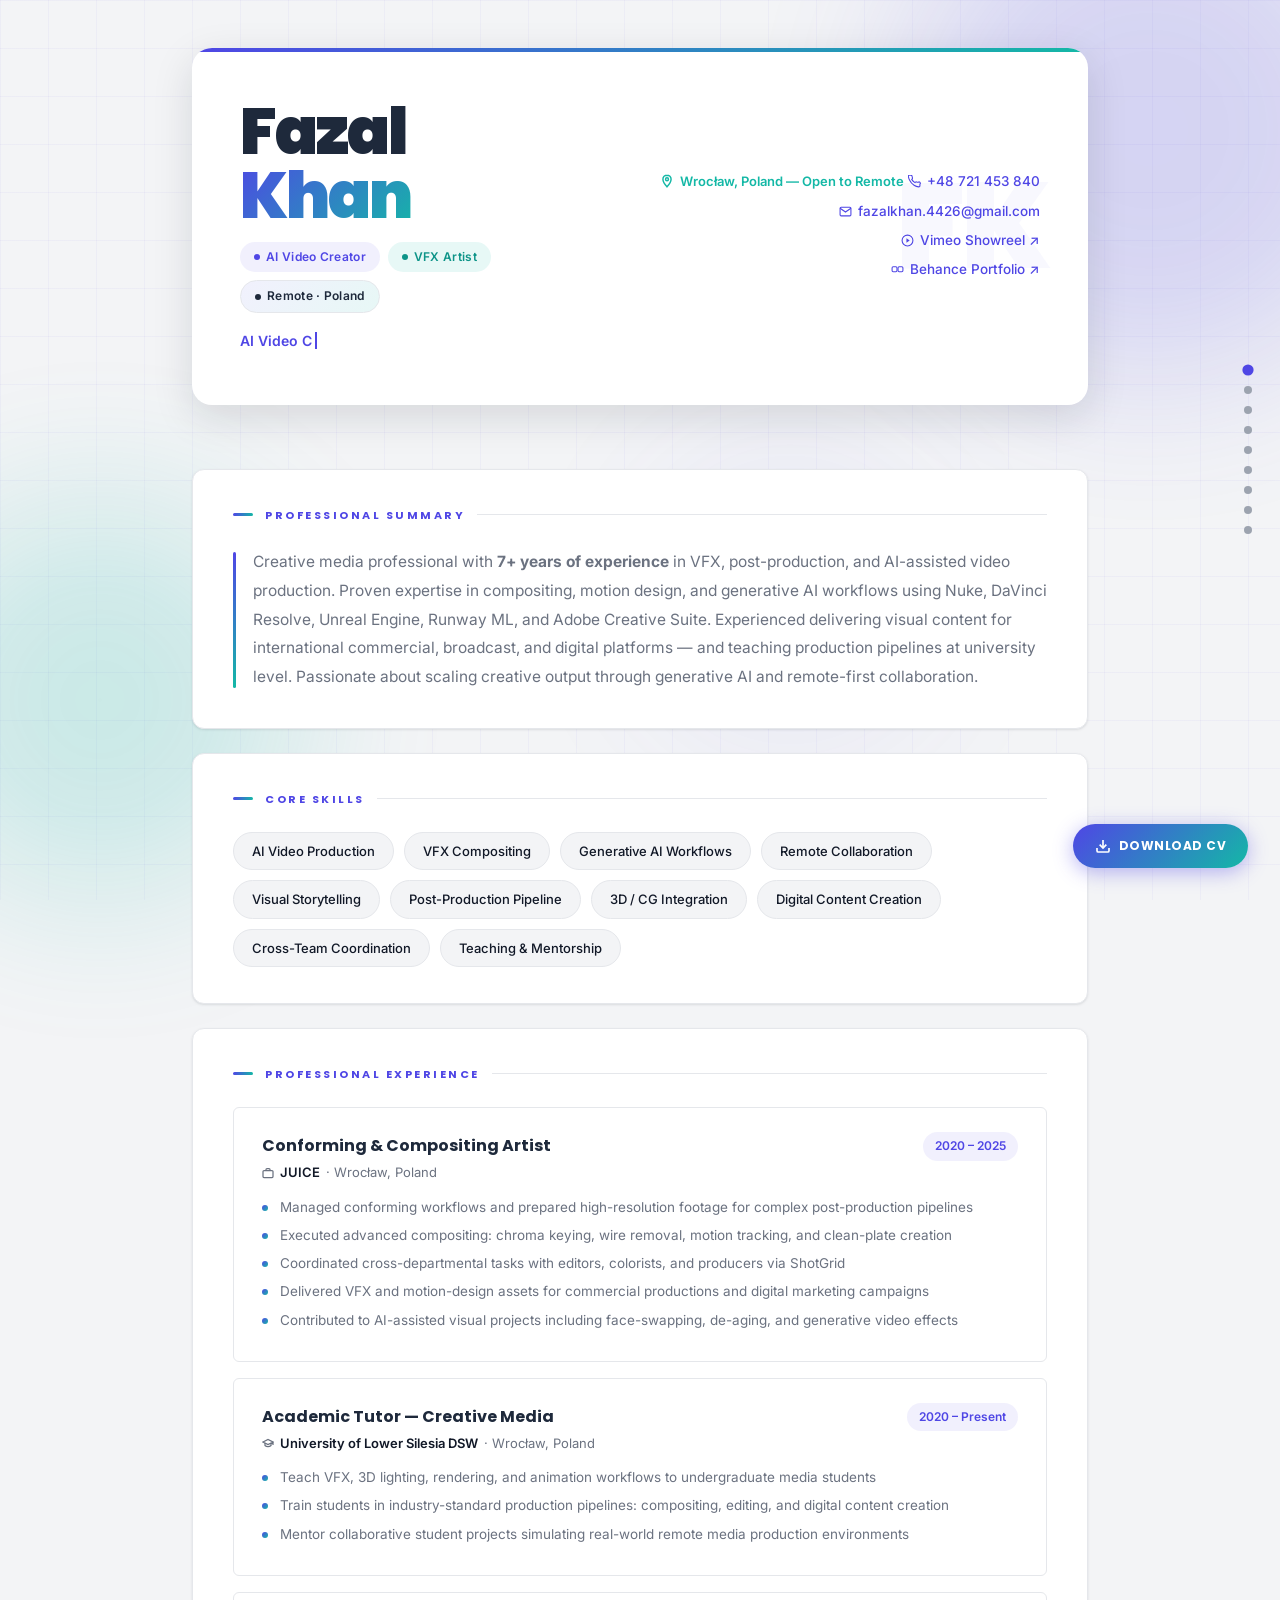
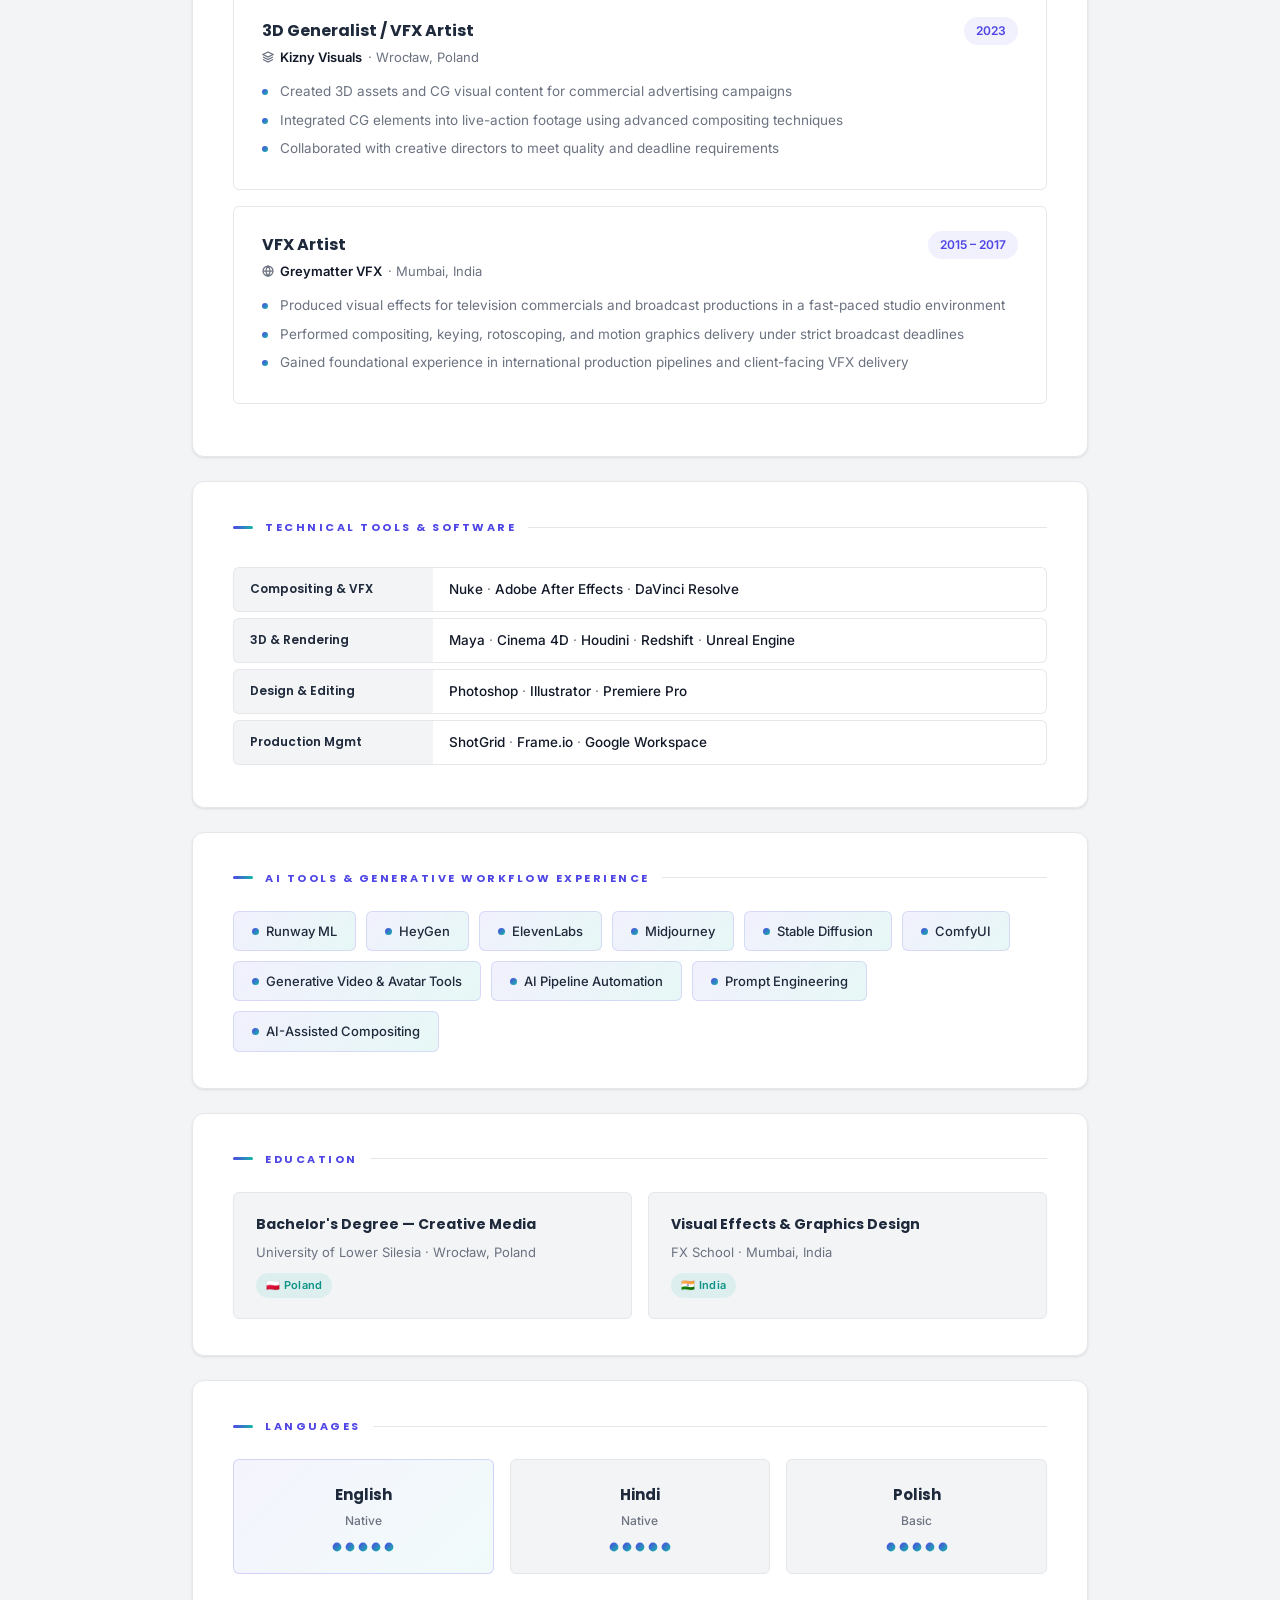
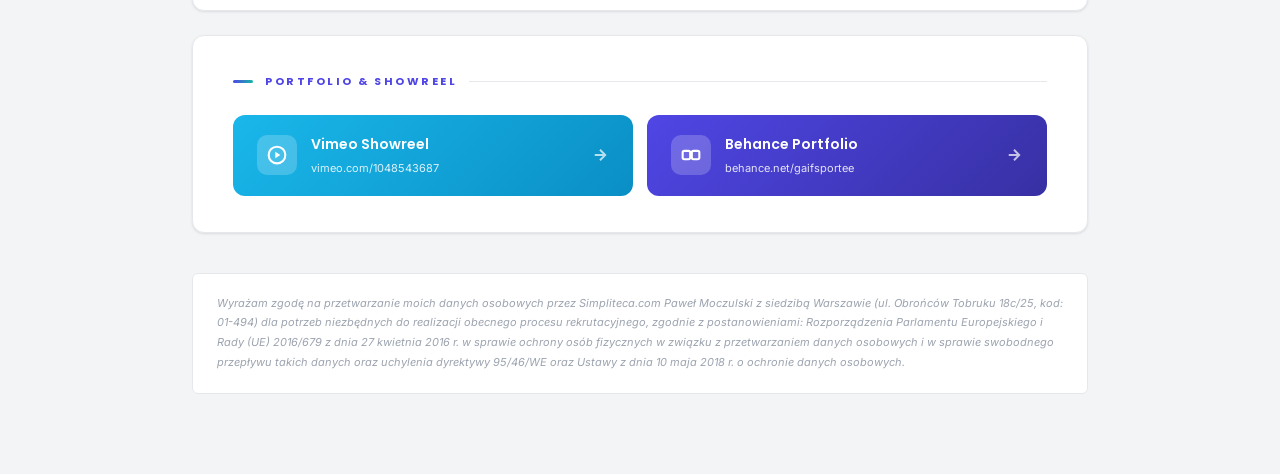
<file: .old-cv/index.html>
<!DOCTYPE html>
<html lang="en">
<head>
  <meta charset="UTF-8">
  <meta name="viewport" content="width=device-width, initial-scale=1.0">
  <title>Fazal Khan — AI Video Creator & VFX Artist</title>
  <meta name="description" content="Interactive CV of Fazal Khan — AI Video Creator, VFX Artist, and Digital Production Specialist based in Wrocław, Poland.">
  <link rel="preconnect" href="https://fonts.googleapis.com">
  <link rel="preconnect" href="https://fonts.gstatic.com" crossorigin>
  <link href="https://fonts.googleapis.com/css2?family=Poppins:wght@300;400;600;700;800;900&family=Inter:wght@300;400;500;600&display=swap" rel="stylesheet">
  <link rel="stylesheet" href="style.css">
</head>
<body>

  <!-- CURSOR -->
  <div id="cursor"></div>
  <div id="cursor-ring"></div>

  <!-- SCROLL PROGRESS -->
  <div id="progress-bar"></div>

  <!-- BACKGROUND -->
  <div class="bg-grid"></div>
  <div class="orb orb-1"></div>
  <div class="orb orb-2"></div>
  <div class="orb orb-3"></div>

  <!-- NAV DOTS -->
  <nav class="nav-dots" aria-label="Section navigation">
    <div class="nav-dot active" data-target="hero"       data-label="Intro"></div>
    <div class="nav-dot"        data-target="summary"    data-label="Summary"></div>
    <div class="nav-dot"        data-target="skills"     data-label="Skills"></div>
    <div class="nav-dot"        data-target="experience" data-label="Experience"></div>
    <div class="nav-dot"        data-target="tools"      data-label="Tools"></div>
    <div class="nav-dot"        data-target="ai"         data-label="AI Tools"></div>
    <div class="nav-dot"        data-target="education"  data-label="Education"></div>
    <div class="nav-dot"        data-target="languages"  data-label="Languages"></div>
    <div class="nav-dot"        data-target="portfolio"  data-label="Portfolio"></div>
  </nav>

  <div class="wrapper">

    <!-- ════════════════════════════════════════
         HERO / HEADER
    ═══════════════════════════════════════════ -->
    <header id="section-hero" data-section="hero">
      <div class="hero-grid">
        <div>
          <h1 class="hero-name">
            Fazal<br><span class="accent-word">Khan</span>
          </h1>
          <div class="hero-tagline">
            <span class="tag tag-accent">AI Video Creator</span>
            <span class="tag tag-teal">VFX Artist</span>
            <span class="tag tag-remote">Remote · Poland</span>
          </div>
          <p style="margin-top:16px; font-size:14px; color:var(--muted);">
            <span id="typed-title" style="font-weight:600; color:var(--accent); border-right:2px solid var(--accent); padding-right:3px;"></span>
          </p>
        </div>

        <div class="hero-contact">
          <div class="location">
            <svg width="14" height="14" viewBox="0 0 24 24" fill="none" stroke="currentColor" stroke-width="2.5"><path d="M12 2C8.13 2 5 5.13 5 9c0 5.25 7 13 7 13s7-7.75 7-13c0-3.87-3.13-7-7-7z"/><circle cx="12" cy="9" r="2.5"/></svg>
            Wrocław, Poland — Open to Remote
          </div>
          <a href="tel:+48721453840">
            <svg width="13" height="13" viewBox="0 0 24 24" fill="none" stroke="currentColor" stroke-width="2"><path d="M22 16.92v3a2 2 0 01-2.18 2 19.79 19.79 0 01-8.63-3.07A19.5 19.5 0 013.07 9.81 19.79 19.79 0 01.5 1.18 2 2 0 012.5.5h3a2 2 0 012 1.72c.127.96.361 1.903.7 2.81a2 2 0 01-.45 2.11L6.91 8.08a16 16 0 006 6l.86-.86a2 2 0 012.11-.45c.907.339 1.85.573 2.81.7A2 2 0 0122 16.92z"/></svg>
            +48 721 453 840
          </a><br>
          <a href="mailto:fazalkhan.4426@gmail.com">
            <svg width="13" height="13" viewBox="0 0 24 24" fill="none" stroke="currentColor" stroke-width="2"><path d="M4 4h16c1.1 0 2 .9 2 2v12c0 1.1-.9 2-2 2H4c-1.1 0-2-.9-2-2V6c0-1.1.9-2 2-2z"/><polyline points="22,6 12,13 2,6"/></svg>
            fazalkhan.4426@gmail.com
          </a><br>
          <a href="https://vimeo.com/1048543687" target="_blank" rel="noopener">
            <svg width="13" height="13" viewBox="0 0 24 24" fill="none" stroke="currentColor" stroke-width="2"><circle cx="12" cy="12" r="10"/><polygon points="10,8 16,12 10,16" fill="currentColor" stroke="none"/></svg>
            Vimeo Showreel ↗
          </a><br>
          <a href="https://www.behance.net/gaifsportee" target="_blank" rel="noopener">
            <svg width="13" height="13" viewBox="0 0 24 24" fill="none" stroke="currentColor" stroke-width="2"><rect x="2" y="7" width="9" height="9" rx="2"/><rect x="13" y="7" width="9" height="9" rx="2"/></svg>
            Behance Portfolio ↗
          </a>
        </div>
      </div>
    </header>

    <!-- ════════════════════════════════════════
         PROFESSIONAL SUMMARY
    ═══════════════════════════════════════════ -->
    <section class="section-card" id="section-summary" data-section="summary">
      <h2 class="section-title">Professional Summary</h2>
      <p class="summary-text">
        Creative media professional with <strong>7+ years of experience</strong> in VFX, post-production, and AI-assisted video production. Proven expertise in compositing, motion design, and generative AI workflows using Nuke, DaVinci Resolve, Unreal Engine, Runway ML, and Adobe Creative Suite. Experienced delivering visual content for international commercial, broadcast, and digital platforms — and teaching production pipelines at university level. Passionate about scaling creative output through generative AI and remote-first collaboration.
      </p>
    </section>

    <!-- ════════════════════════════════════════
         CORE SKILLS
    ═══════════════════════════════════════════ -->
    <section class="section-card" id="section-skills" data-section="skills">
      <h2 class="section-title">Core Skills</h2>
      <div class="skills-wrap">
        <div class="skill-pill"><span>AI Video Production</span></div>
        <div class="skill-pill"><span>VFX Compositing</span></div>
        <div class="skill-pill"><span>Generative AI Workflows</span></div>
        <div class="skill-pill"><span>Remote Collaboration</span></div>
        <div class="skill-pill"><span>Visual Storytelling</span></div>
        <div class="skill-pill"><span>Post-Production Pipeline</span></div>
        <div class="skill-pill"><span>3D / CG Integration</span></div>
        <div class="skill-pill"><span>Digital Content Creation</span></div>
        <div class="skill-pill"><span>Cross-Team Coordination</span></div>
        <div class="skill-pill"><span>Teaching &amp; Mentorship</span></div>
      </div>
    </section>

    <!-- ════════════════════════════════════════
         PROFESSIONAL EXPERIENCE
    ═══════════════════════════════════════════ -->
    <section class="section-card" id="section-experience" data-section="experience">
      <h2 class="section-title">Professional Experience</h2>

      <div class="job-card">
        <div class="job-top">
          <div>
            <div class="job-title-text">Conforming &amp; Compositing Artist</div>
            <div class="job-company-text">
              <svg width="12" height="12" viewBox="0 0 24 24" fill="none" stroke="currentColor" stroke-width="2.5"><rect x="2" y="7" width="20" height="14" rx="2"/><path d="M16 7V5a2 2 0 00-2-2h-4a2 2 0 00-2 2v2"/></svg>
              <strong>JUICE</strong> · Wrocław, Poland
            </div>
          </div>
          <span class="job-date-badge">2020 – 2025</span>
        </div>
        <ul class="job-bullets">
          <li>Managed conforming workflows and prepared high-resolution footage for complex post-production pipelines</li>
          <li>Executed advanced compositing: chroma keying, wire removal, motion tracking, and clean-plate creation</li>
          <li>Coordinated cross-departmental tasks with editors, colorists, and producers via ShotGrid</li>
          <li>Delivered VFX and motion-design assets for commercial productions and digital marketing campaigns</li>
          <li>Contributed to AI-assisted visual projects including face-swapping, de-aging, and generative video effects</li>
        </ul>
      </div>

      <div class="job-card">
        <div class="job-top">
          <div>
            <div class="job-title-text">Academic Tutor — Creative Media</div>
            <div class="job-company-text">
              <svg width="12" height="12" viewBox="0 0 24 24" fill="none" stroke="currentColor" stroke-width="2.5"><path d="M22 10v6M2 10l10-5 10 5-10 5z"/><path d="M6 12v5c3 3 9 3 12 0v-5"/></svg>
              <strong>University of Lower Silesia DSW</strong> · Wrocław, Poland
            </div>
          </div>
          <span class="job-date-badge">2020 – Present</span>
        </div>
        <ul class="job-bullets">
          <li>Teach VFX, 3D lighting, rendering, and animation workflows to undergraduate media students</li>
          <li>Train students in industry-standard production pipelines: compositing, editing, and digital content creation</li>
          <li>Mentor collaborative student projects simulating real-world remote media production environments</li>
        </ul>
      </div>

      <div class="job-card">
        <div class="job-top">
          <div>
            <div class="job-title-text">3D Generalist / VFX Artist</div>
            <div class="job-company-text">
              <svg width="12" height="12" viewBox="0 0 24 24" fill="none" stroke="currentColor" stroke-width="2.5"><polygon points="12 2 2 7 12 12 22 7 12 2"/><polyline points="2 17 12 22 22 17"/><polyline points="2 12 12 17 22 12"/></svg>
              <strong>Kizny Visuals</strong> · Wrocław, Poland
            </div>
          </div>
          <span class="job-date-badge">2023</span>
        </div>
        <ul class="job-bullets">
          <li>Created 3D assets and CG visual content for commercial advertising campaigns</li>
          <li>Integrated CG elements into live-action footage using advanced compositing techniques</li>
          <li>Collaborated with creative directors to meet quality and deadline requirements</li>
        </ul>
      </div>

      <div class="job-card">
        <div class="job-top">
          <div>
            <div class="job-title-text">VFX Artist</div>
            <div class="job-company-text">
              <svg width="12" height="12" viewBox="0 0 24 24" fill="none" stroke="currentColor" stroke-width="2.5"><circle cx="12" cy="12" r="10"/><line x1="2" y1="12" x2="22" y2="12"/><path d="M12 2a15.3 15.3 0 014 10 15.3 15.3 0 01-4 10 15.3 15.3 0 01-4-10 15.3 15.3 0 014-10z"/></svg>
              <strong>Greymatter VFX</strong> · Mumbai, India
            </div>
          </div>
          <span class="job-date-badge">2015 – 2017</span>
        </div>
        <ul class="job-bullets">
          <li>Produced visual effects for television commercials and broadcast productions in a fast-paced studio environment</li>
          <li>Performed compositing, keying, rotoscoping, and motion graphics delivery under strict broadcast deadlines</li>
          <li>Gained foundational experience in international production pipelines and client-facing VFX delivery</li>
        </ul>
      </div>

    </section>

    <!-- ════════════════════════════════════════
         TECHNICAL TOOLS
    ═══════════════════════════════════════════ -->
    <section class="section-card" id="section-tools" data-section="tools">
      <h2 class="section-title">Technical Tools &amp; Software</h2>
      <table class="tools-table">
        <tbody>
          <tr>
            <td>Compositing &amp; VFX</td>
            <td class="tool-val"><strong>Nuke</strong> · <strong>Adobe After Effects</strong> · <strong>DaVinci Resolve</strong></td>
          </tr>
          <tr>
            <td>3D &amp; Rendering</td>
            <td class="tool-val"><strong>Maya</strong> · <strong>Cinema 4D</strong> · <strong>Houdini</strong> · <strong>Redshift</strong> · <strong>Unreal Engine</strong></td>
          </tr>
          <tr>
            <td>Design &amp; Editing</td>
            <td class="tool-val"><strong>Photoshop</strong> · <strong>Illustrator</strong> · <strong>Premiere Pro</strong></td>
          </tr>
          <tr>
            <td>Production Mgmt</td>
            <td class="tool-val"><strong>ShotGrid</strong> · <strong>Frame.io</strong> · <strong>Google Workspace</strong></td>
          </tr>
        </tbody>
      </table>
    </section>

    <!-- ════════════════════════════════════════
         AI TOOLS
    ═══════════════════════════════════════════ -->
    <section class="section-card" id="section-ai" data-section="ai">
      <h2 class="section-title">AI Tools &amp; Generative Workflow Experience</h2>
      <div class="ai-grid">
        <div class="ai-chip">Runway ML</div>
        <div class="ai-chip">HeyGen</div>
        <div class="ai-chip">ElevenLabs</div>
        <div class="ai-chip">Midjourney</div>
        <div class="ai-chip">Stable Diffusion</div>
        <div class="ai-chip">ComfyUI</div>
        <div class="ai-chip">Generative Video &amp; Avatar Tools</div>
        <div class="ai-chip">AI Pipeline Automation</div>
        <div class="ai-chip">Prompt Engineering</div>
        <div class="ai-chip">AI-Assisted Compositing</div>
      </div>
    </section>

    <!-- ════════════════════════════════════════
         EDUCATION
    ═══════════════════════════════════════════ -->
    <section class="section-card" id="section-education" data-section="education">
      <h2 class="section-title">Education</h2>
      <div class="edu-cards">
        <div class="edu-card">
          <div class="edu-degree">Bachelor's Degree — Creative Media</div>
          <div class="edu-school">University of Lower Silesia · Wrocław, Poland</div>
          <span class="edu-loc">🇵🇱 Poland</span>
        </div>
        <div class="edu-card">
          <div class="edu-degree">Visual Effects &amp; Graphics Design</div>
          <div class="edu-school">FX School · Mumbai, India</div>
          <span class="edu-loc">🇮🇳 India</span>
        </div>
      </div>
    </section>

    <!-- ════════════════════════════════════════
         LANGUAGES
    ═══════════════════════════════════════════ -->
    <section class="section-card" id="section-languages" data-section="languages">
      <h2 class="section-title">Languages</h2>
      <div class="lang-grid">
        <div class="lang-card primary-lang">
          <div class="lang-name">English</div>
          <div class="lang-level">Native</div>
          <div class="lang-dots">
            <div class="lang-dot" data-fill></div>
            <div class="lang-dot" data-fill></div>
            <div class="lang-dot" data-fill></div>
            <div class="lang-dot" data-fill></div>
            <div class="lang-dot" data-fill></div>
          </div>
        </div>
        <div class="lang-card">
          <div class="lang-name">Hindi</div>
          <div class="lang-level">Native</div>
          <div class="lang-dots">
            <div class="lang-dot" data-fill></div>
            <div class="lang-dot" data-fill></div>
            <div class="lang-dot" data-fill></div>
            <div class="lang-dot" data-fill></div>
            <div class="lang-dot" data-fill></div>
          </div>
        </div>
        <div class="lang-card">
          <div class="lang-name">Polish</div>
          <div class="lang-level">Basic</div>
          <div class="lang-dots">
            <div class="lang-dot" data-fill></div>
            <div class="lang-dot"></div>
            <div class="lang-dot"></div>
            <div class="lang-dot"></div>
            <div class="lang-dot"></div>
          </div>
        </div>
      </div>
    </section>

    <!-- ════════════════════════════════════════
         PORTFOLIO
    ═══════════════════════════════════════════ -->
    <section class="section-card" id="section-portfolio" data-section="portfolio">
      <h2 class="section-title">Portfolio &amp; Showreel</h2>
      <div class="portfolio-btns">

        <a href="https://vimeo.com/1048543687" target="_blank" rel="noopener" class="portfolio-btn portfolio-btn-vimeo">
          <div class="portfolio-btn-icon">
            <svg width="20" height="20" viewBox="0 0 24 24" fill="none" stroke="white" stroke-width="2.5"><circle cx="12" cy="12" r="10"/><polygon points="10,8 16,12 10,16" fill="white" stroke="none"/></svg>
          </div>
          <div>
            Vimeo Showreel
            <span class="portfolio-btn-text">vimeo.com/1048543687</span>
          </div>
          <svg class="portfolio-btn-arrow" width="18" height="18" viewBox="0 0 24 24" fill="none" stroke="white" stroke-width="2.5"><path d="M5 12h14M12 5l7 7-7 7"/></svg>
        </a>

        <a href="https://www.behance.net/gaifsportee" target="_blank" rel="noopener" class="portfolio-btn portfolio-btn-behance">
          <div class="portfolio-btn-icon">
            <svg width="20" height="20" viewBox="0 0 24 24" fill="none" stroke="white" stroke-width="2.5"><rect x="2" y="7" width="9" height="10" rx="2"/><rect x="13" y="7" width="9" height="10" rx="2"/></svg>
          </div>
          <div>
            Behance Portfolio
            <span class="portfolio-btn-text">behance.net/gaifsportee</span>
          </div>
          <svg class="portfolio-btn-arrow" width="18" height="18" viewBox="0 0 24 24" fill="none" stroke="white" stroke-width="2.5"><path d="M5 12h14M12 5l7 7-7 7"/></svg>
        </a>

      </div>
    </section>

    <!-- ════════════════════════════════════════
         LEGAL
    ═══════════════════════════════════════════ -->
    <div class="legal-block">
      Wyrażam zgodę na przetwarzanie moich danych osobowych przez Simpliteca.com Paweł Moczulski z siedzibą Warszawie (ul. Obrońców Tobruku 18c/25, kod: 01-494) dla potrzeb niezbędnych do realizacji obecnego procesu rekrutacyjnego, zgodnie z postanowieniami: Rozporządzenia Parlamentu Europejskiego i Rady (UE) 2016/679 z dnia 27 kwietnia 2016 r. w sprawie ochrony osób fizycznych w związku z przetwarzaniem danych osobowych i w sprawie swobodnego przepływu takich danych oraz uchylenia dyrektywy 95/46/WE oraz Ustawy z dnia 10 maja 2018 r. o ochronie danych osobowych.
    </div>

  </div><!-- /wrapper -->

  <!-- PRINT FAB -->
  <button class="print-fab" id="print-btn" aria-label="Download / Print CV">
    <svg width="16" height="16" viewBox="0 0 24 24" fill="none" stroke="currentColor" stroke-width="2.5"><path d="M21 15v4a2 2 0 01-2 2H5a2 2 0 01-2-2v-4"/><polyline points="7 10 12 15 17 10"/><line x1="12" y1="15" x2="12" y2="3"/></svg>
    Download CV
  </button>

  <script src="script.js"></script>
</body>
</html>
</file>
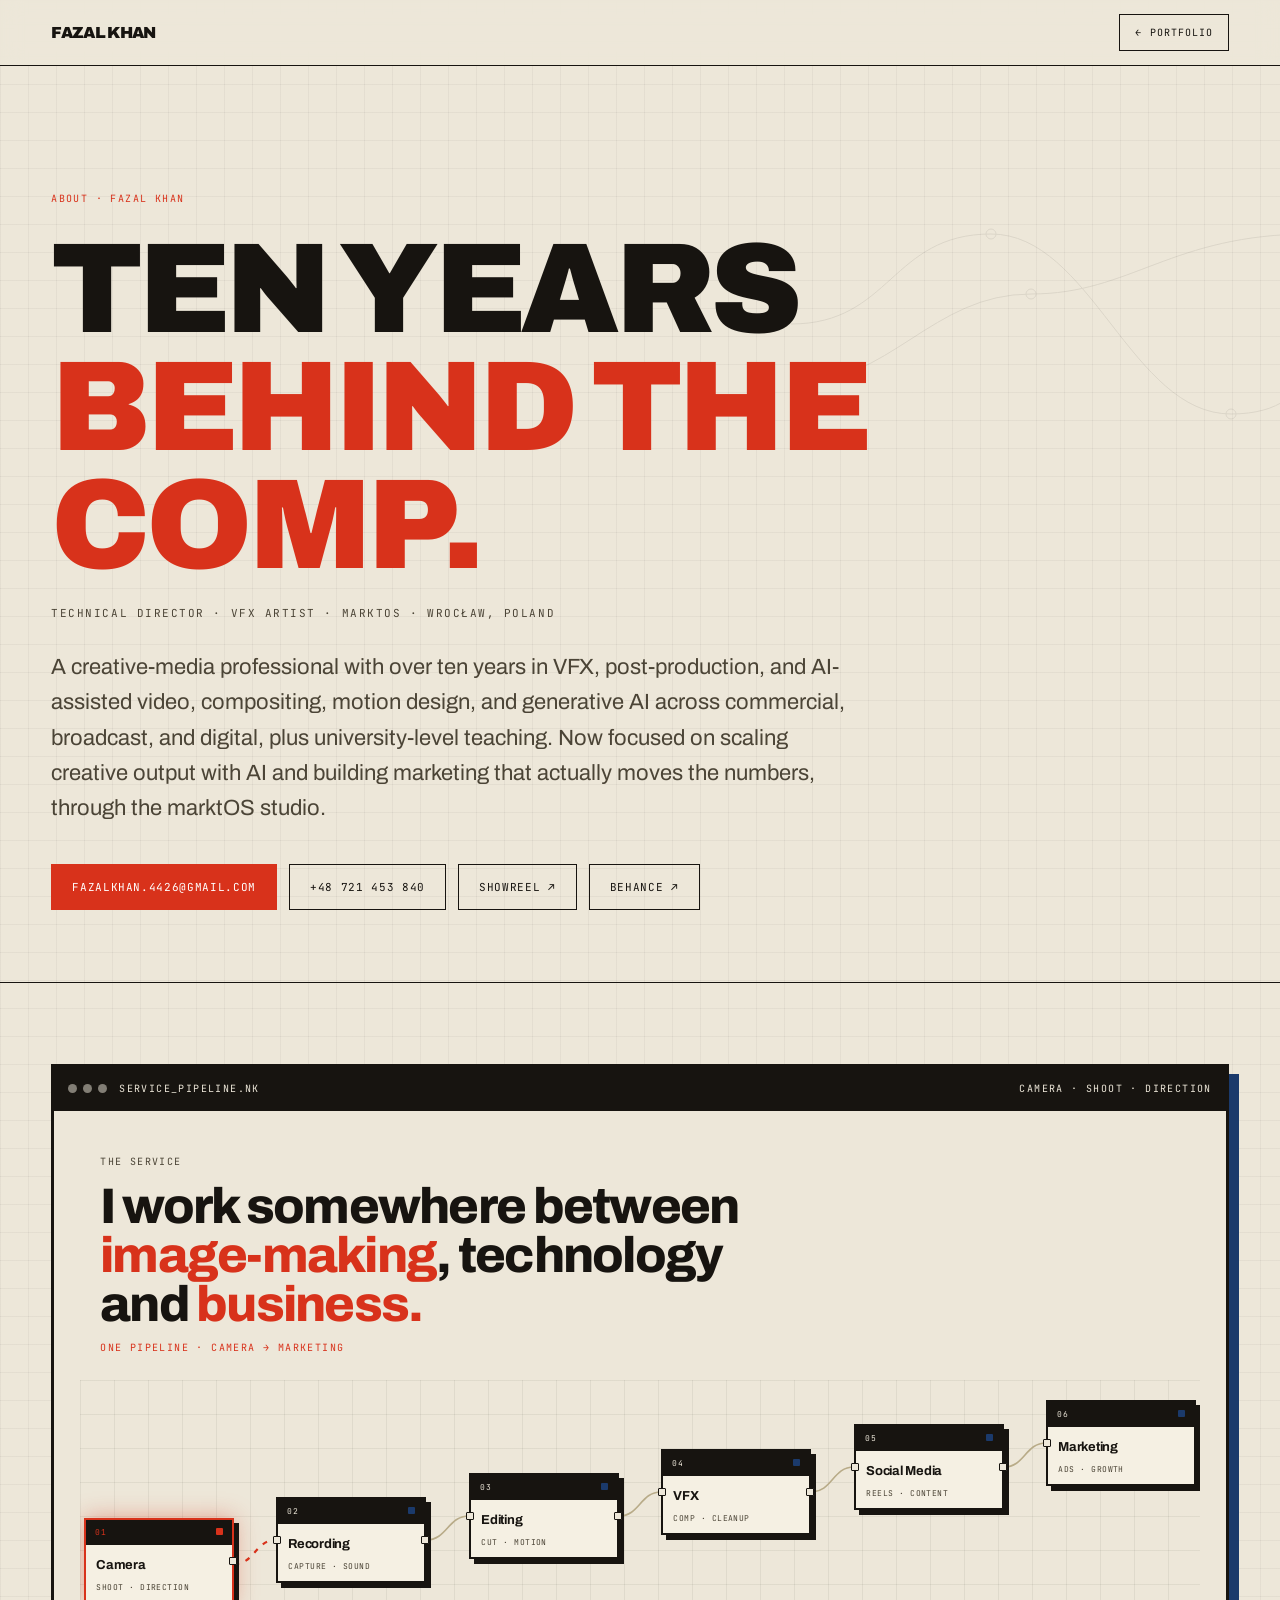
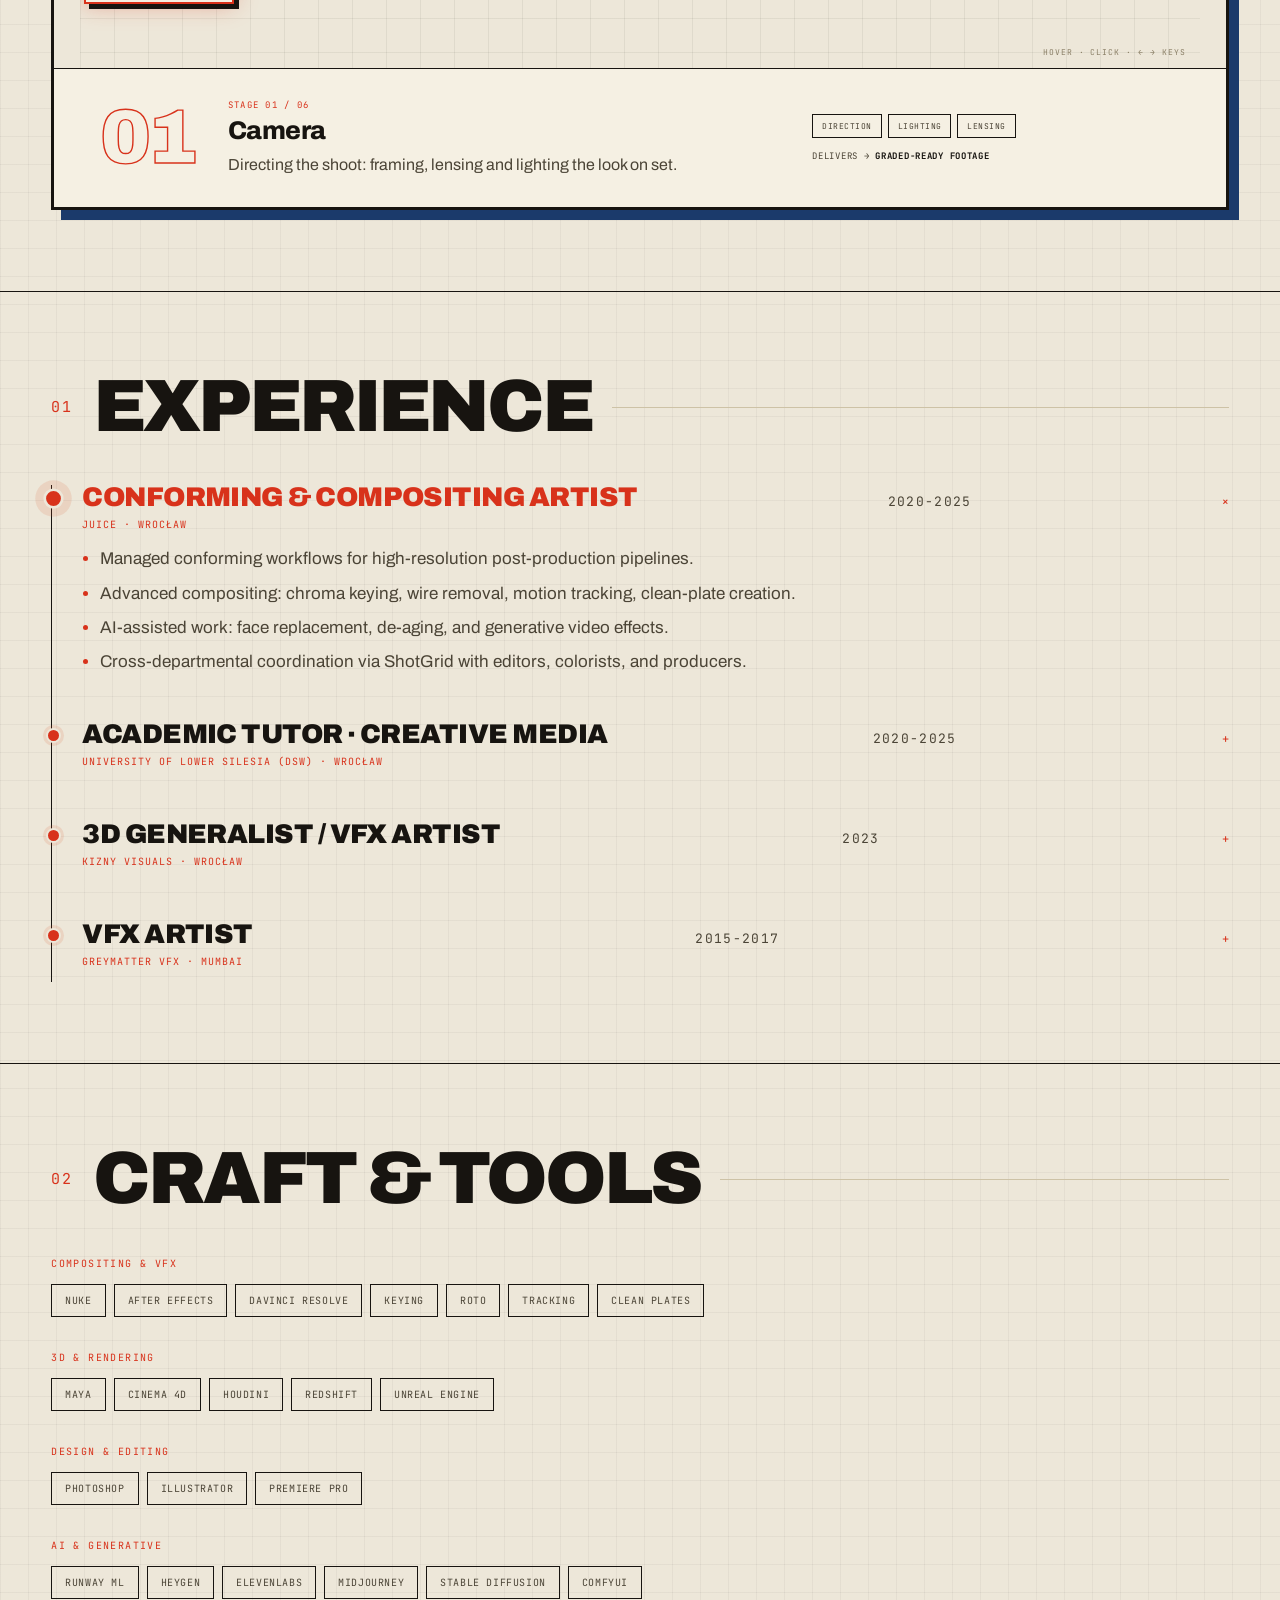
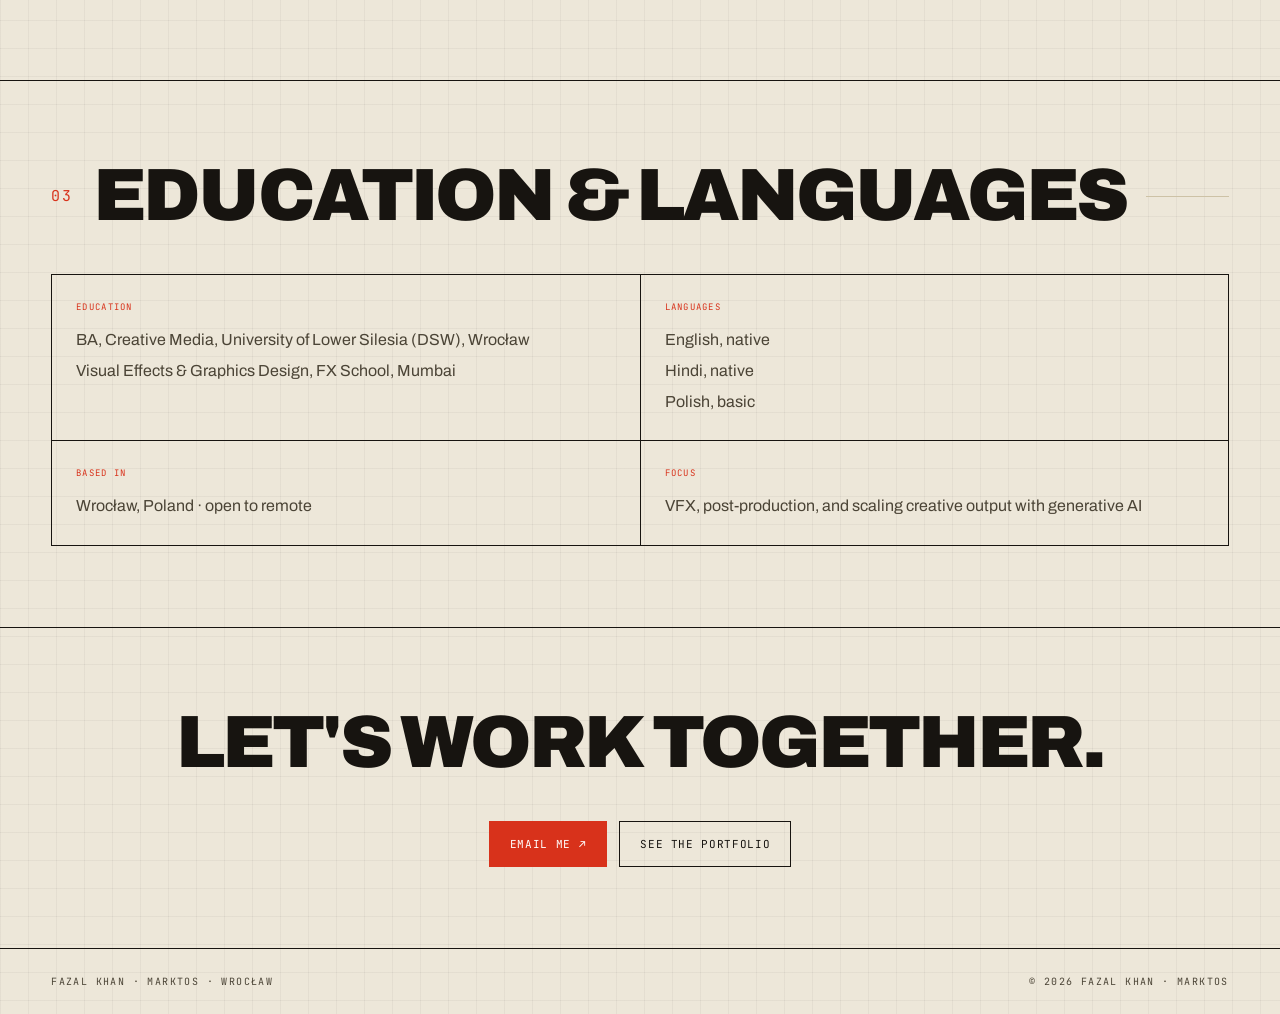
<file: about.html>
<!doctype html>
<html lang="en">
<head>
<meta charset="utf-8">
<meta name="viewport" content="width=device-width,initial-scale=1">
<title>About · Fazal Khan</title>
<meta name="description" content="Fazal Khan, Technical Director and VFX artist in Wrocław. Career, education, and craft.">
<link rel="preconnect" href="https://fonts.googleapis.com">
<link rel="preconnect" href="https://fonts.gstatic.com" crossorigin>
<link href="https://fonts.googleapis.com/css2?family=Archivo:wght@400;500;600;700;800;900&family=DM+Mono:wght@400;500&display=swap" rel="stylesheet">
<!-- v21 archived-site theme fonts (light theme) -->
<link href="https://fonts.googleapis.com/css2?family=Archivo:ital,wght@0,400;0,600;0,800;0,900;1,700&family=Archivo+Narrow:wght@600;700&family=Caveat:wght@600;700&family=JetBrains+Mono:wght@400;500;700&display=swap" rel="stylesheet">
<script>document.documentElement.setAttribute('data-theme','light');</script>
<style>
:root{
 --black:#070707;--panel:#101010;--white:#f2f0eb;--muted:#888;
 --line:#2b2b2b;--orange:#d9572b;--blue:#89cfff;--green:#9cffb0;
 --sans:"Archivo",Arial,sans-serif;--mono:"DM Mono",monospace;--ease:cubic-bezier(.16,1,.3,1);
}
*{box-sizing:border-box;margin:0;padding:0}
html{scroll-behavior:smooth;background:var(--black)}
body{background:var(--black);color:var(--white);font-family:var(--sans);line-height:1.6;overflow-x:hidden}
a{color:inherit;text-decoration:none}
img,video{display:block;max-width:100%}
::selection{background:var(--orange);color:#000}
.wrap{width:min(1180px,92vw);margin:auto}
.mono{font:10px var(--mono);letter-spacing:.14em;text-transform:uppercase}
.muted{color:var(--muted)}.orange{color:var(--orange)}
h1,h2,h3{font-weight:900;letter-spacing:-.04em;line-height:.92;text-transform:uppercase}

/* NAV */
.nav{position:sticky;top:0;z-index:50;height:66px;display:flex;align-items:center;justify-content:space-between;padding:0 4vw;background:#070707e6;backdrop-filter:blur(10px);border-bottom:1px solid var(--line)}
.nav-name{font-weight:900;letter-spacing:-.04em}
.back{border:1px solid var(--line);padding:11px 15px;font:10px var(--mono);letter-spacing:.1em;text-transform:uppercase;display:inline-flex;gap:8px;align-items:center;transition:.25s var(--ease)}
.back:hover{border-color:var(--orange);color:#fff;transform:translateX(-2px)}

/* HERO */
.hero{padding:clamp(9vh,14vh,20vh) 0 8vh;position:relative;overflow:hidden}
.hero .kick{color:var(--orange)}
.hero h1{font-size:clamp(48px,10vw,140px);margin-top:26px}
.hero h1 em{font-style:normal;color:var(--orange)}
.hero .role{margin-top:22px;color:var(--muted);font:11px var(--mono);letter-spacing:.14em;text-transform:uppercase}
.hero p{margin-top:30px;max-width:62ch;color:#b7b7b7;font-size:clamp(17px,1.9vw,22px)}
.hero .contact{margin-top:38px;display:flex;flex-wrap:wrap;gap:12px}
.cbtn{border:1px solid var(--line);padding:15px 20px;font:11px var(--mono);letter-spacing:.06em;text-transform:uppercase;transition:.3s var(--ease)}
.cbtn.solid{background:var(--orange);color:#000;border-color:var(--orange)}
.cbtn:hover{transform:translateY(-3px);box-shadow:6px 6px 0 #000;border-color:var(--orange)}
.hero-deco{position:absolute;right:-4vw;top:12vh;width:min(46vw,560px);height:300px;opacity:.16;pointer-events:none}
.hero-deco svg{width:100%;height:100%;fill:none;stroke:var(--white);stroke-width:1}

/* BANDS */
.band{padding:clamp(6vh,9vh,12vh) 0;border-top:1px solid var(--line)}
.sh{display:flex;align-items:center;gap:20px;margin-bottom:44px}
.sh h2{font-size:clamp(30px,6vw,74px)}
.sh .ln{flex:1;height:1px;background:var(--line)}
.sh .n{color:var(--orange);font:15px var(--mono);letter-spacing:.14em}

/* EXPERIENCE */
.exp-item{position:relative;padding:0 0 40px 30px;border-left:1px solid var(--line)}
.exp-item:last-child{padding-bottom:0}
.exp-item::before{content:"";position:absolute;left:-6px;top:6px;width:11px;height:11px;border-radius:50%;background:var(--orange);border:2px solid var(--black);box-shadow:0 0 0 3px #d9572b22}
.exp-item .er{display:flex;align-items:baseline;justify-content:space-between;gap:16px;flex-wrap:wrap}
.exp-item h3{font-size:clamp(19px,2.4vw,27px);letter-spacing:-.02em}
.exp-item .dt{font:13px var(--mono);letter-spacing:.1em;color:var(--muted)}
.exp-item .co{margin-top:8px;color:var(--orange);font:10px var(--mono);letter-spacing:.1em;text-transform:uppercase}
.exp-item ul{margin:14px 0 0;padding-left:18px;color:#a5a5a5;font-size:17px}
.exp-item li{margin-bottom:7px}.exp-item li::marker{color:var(--orange)}

/* CRAFT */
.sub{color:var(--orange);font:10px var(--mono);letter-spacing:.14em;text-transform:uppercase;margin:34px 0 14px}
.sub:first-child{margin-top:0}
.skills{display:flex;flex-wrap:wrap;gap:8px}
.skills span{border:1px solid var(--line);padding:9px 13px;font:10px var(--mono);letter-spacing:.06em;text-transform:uppercase;color:#ccc;transition:.2s}
.skills span:hover{border-color:var(--orange);color:#fff}

/* FACTS */
.facts{display:grid;grid-template-columns:repeat(2,1fr);border-top:1px solid var(--line);border-left:1px solid var(--line)}
.fc{border-right:1px solid var(--line);border-bottom:1px solid var(--line);padding:26px 24px}
.fc .fk{color:var(--orange);font:9px var(--mono);letter-spacing:.14em;text-transform:uppercase;margin-bottom:14px}
.fc .fv{color:#b7b7b7;font-size:16px;margin-top:5px}

/* CTA */
.cta{text-align:center}
.cta .sh{justify-content:center}
.cta .contact{justify-content:center;display:flex;flex-wrap:wrap;gap:12px}

footer{border-top:1px solid var(--line);padding:26px 4vw;display:flex;justify-content:space-between;flex-wrap:wrap;gap:12px;color:var(--muted)}

@media(max-width:640px){.facts{grid-template-columns:1fr}.hero-deco{display:none}}

/* ===== interactivity ===== */
.r-up{opacity:0;transform:translateY(42px);transition:opacity .8s var(--ease),transform .8s var(--ease)}
.r-up.in{opacity:1;transform:none}
.spot{position:fixed;inset:0;z-index:1;pointer-events:none;background:radial-gradient(340px 340px at var(--mx,-999px) var(--my,-999px),#d9572b1f,transparent 70%);transition:opacity .3s;opacity:0}
.spot.on{opacity:1}
.exp-item{transition:transform .3s var(--ease)}
.exp-item::after{content:"";position:absolute;left:-1.5px;top:2px;bottom:6px;width:3px;background:var(--orange);transform:scaleY(0);transform-origin:top;transition:transform .45s var(--ease)}
.exp-item:hover::after{transform:scaleY(1)}
.exp-item .er,.exp-item .co{transition:color .25s,transform .32s var(--ease)}
.exp-item:hover .er,.exp-item:hover .co{transform:translateX(8px)}
.exp-item:hover>.er h3{color:var(--orange)}
.exp-item:hover .dt{color:var(--white)}
.exp-item ul{max-height:0;overflow:hidden;opacity:.35;transition:max-height .4s var(--ease),opacity .35s,margin .4s}
.exp-item.open ul,.exp-item:hover ul{max-height:340px;opacity:1}
.exp-item::before{transition:transform .3s var(--ease),box-shadow .3s}
.exp-item.open::before,.exp-item:hover::before{transform:scale(1.35);box-shadow:0 0 0 6px #d9572b22}
.exp-item.open>.er h3{color:var(--orange)}
.exp-head{width:100%;background:none;border:0;color:inherit;cursor:pointer;text-align:left;font:inherit;display:flex;align-items:baseline;justify-content:space-between;gap:16px;flex-wrap:wrap}
.exp-toggle{color:var(--orange);font:12px var(--mono);transition:transform .3s var(--ease);flex:none}
.exp-item.open .exp-toggle,.exp-item:hover .exp-toggle{transform:rotate(45deg)}
.skills span{cursor:pointer;transition:transform .2s var(--ease),border-color .2s,color .2s,box-shadow .2s}
.skills span:hover{transform:translateY(-4px);box-shadow:4px 4px 0 var(--orange)}
.skills span.lit{background:var(--orange);border-color:var(--orange);color:#000}
@media(prefers-reduced-motion:reduce){.exp-item:hover .er,.exp-item:hover .co{transform:none}.skills span:hover{transform:none}}
.fc{transition:background .25s,transform .25s var(--ease)}
.fc:hover{background:#0f0f0f;transform:translateY(-3px)}
.wrap{position:relative;z-index:2}
/* browser surfaces + keyboard focus */
html{color-scheme:dark}
:root{scrollbar-color:#3a3a3a #0b0b0b}
::-webkit-scrollbar{width:12px;height:12px}
::-webkit-scrollbar-track{background:#0b0b0b}
::-webkit-scrollbar-thumb{background:#333;border:3px solid #0b0b0b}
::-webkit-scrollbar-thumb:hover{background:var(--orange)}
.mono,.dt{font-variant-numeric:tabular-nums}
a:focus-visible,button:focus-visible,.er:focus-visible,.skills span:focus-visible{outline:2px solid var(--orange);outline-offset:3px}
:focus:not(:focus-visible){outline:none}
/* ===== SERVICE PIPELINE (node graph) ===== */
.pipeline-stage{position:relative;border:1px solid #303030;background:#060606;box-shadow:12px 12px 0 #000;overflow:hidden}
.pipe-toolbar{height:44px;border-bottom:1px solid #292929;background:#0d0d0d;display:flex;align-items:center;justify-content:space-between;padding:0 14px;gap:12px}
.pipe-toolbar .tl{display:flex;align-items:center;gap:12px}
.pipe-toolbar .dots{display:flex;gap:6px}
.pipe-toolbar .dots i{width:9px;height:9px;border-radius:50%;background:#333;display:block}
.pipe-head{padding:clamp(24px,3.6vw,44px) clamp(20px,3.6vw,46px) clamp(4px,1vw,10px)}
.pipe-head .ey{color:var(--muted)}
.svc-copy{margin:14px 0 12px;font-size:clamp(26px,3.9vw,52px);line-height:.98;letter-spacing:-.035em;font-weight:800;text-transform:none;color:var(--white);max-width:22ch}
.svc-copy em{color:var(--orange);font-style:normal}
.pipe-flow{color:var(--orange)}
.pipe-canvas{position:relative;height:clamp(250px,32vh,330px);margin:clamp(8px,1.4vw,16px) clamp(14px,2.2vw,26px) 0;background-image:linear-gradient(#ffffff08 1px,transparent 1px),linear-gradient(90deg,#ffffff08 1px,transparent 1px);background-size:34px 34px;overflow:hidden}
.pipe-canvas svg{position:absolute;inset:0;width:100%;height:100%;pointer-events:none}
.nwire{fill:none;stroke:#4a4a4a;stroke-width:1.6;transition:stroke .3s,opacity .3s}
.nwire.done{stroke:var(--orange);opacity:.5}
.nwire.flow{stroke:var(--orange);stroke-width:2.2;stroke-dasharray:5 7;animation:pipeFlow .7s linear infinite;filter:drop-shadow(0 0 5px #d9572b66)}
@keyframes pipeFlow{to{stroke-dashoffset:-12}}
.pipe-node{position:absolute;width:clamp(120px,12vw,150px);background:#0f0f0f;border:1px solid #444;box-shadow:6px 6px 0 #000;transition:border-color .3s,box-shadow .3s,transform .3s var(--ease);cursor:pointer;outline:none}
.pipe-node .ph{padding:7px 9px;border-bottom:1px solid #2a2a2a;font:8px var(--mono);letter-spacing:.1em;text-transform:uppercase;color:#8c8c8c;display:flex;justify-content:space-between;align-items:center;background:#151515}
.pipe-node .ph .cat{width:7px;height:7px;border-radius:1px;background:#89cfff}
.pipe-node .pb{padding:10px}
.pipe-node strong{font-size:13px;letter-spacing:-.02em;display:block}
.pipe-node small{display:block;color:#8f8f8f;font:8px var(--mono);margin-top:6px;text-transform:uppercase;letter-spacing:.06em}
.pipe-node .port{position:absolute;width:8px;height:8px;background:#050505;border:1px solid #6a6a6a;top:50%;transform:translateY(-50%);border-radius:1px}
.pipe-node .port.in{left:-5px}.pipe-node .port.out{right:-5px}
.pipe-node:hover,.pipe-node:focus-visible{border-color:var(--orange);transform:translateY(-3px)}
.pipe-node.on{border-color:var(--orange);box-shadow:6px 6px 0 #000,0 0 26px #d9572b44;transform:translateY(-3px);z-index:2}
.pipe-node.on .ph{color:var(--orange)}.pipe-node.on .ph .cat{background:var(--orange)}
.pipe-node.on .port{background:#2a1206;border-color:var(--orange)}
.pipe-hint{position:absolute;right:14px;bottom:11px;z-index:3;color:#8c8c8c;font:8px var(--mono);letter-spacing:.12em;pointer-events:none}
/* live detail readout */
.pipe-detail{border-top:1px solid #292929;background:#0a0a0a;display:grid;grid-template-columns:auto 1.5fr 1fr;gap:clamp(16px,2.6vw,40px);align-items:center;padding:clamp(18px,2.6vw,30px) clamp(20px,3.6vw,46px)}
.pd-idx{font-size:clamp(42px,6vw,88px);font-weight:900;line-height:.8;letter-spacing:-.05em;color:transparent;-webkit-text-stroke:1.4px #4a4a4a;transition:-webkit-text-stroke-color .3s}
.pipe-detail.on .pd-idx{-webkit-text-stroke-color:var(--orange)}
.pd-step{display:block;color:var(--orange);font:9px var(--mono);letter-spacing:.14em;margin-bottom:7px}
.pd-name{font-size:clamp(18px,2vw,26px);font-weight:800;letter-spacing:-.02em;text-transform:none;line-height:1}
.pd-desc{color:#b7b7b7;font-size:16px;line-height:1.55;text-transform:none;margin-top:9px}
.pd-meta{display:flex;flex-direction:column;gap:12px}
.pd-tools{display:flex;flex-wrap:wrap;gap:6px}
.pd-tools span{border:1px solid var(--line);padding:6px 9px;font:8px var(--mono);letter-spacing:.06em;text-transform:uppercase;color:#ccc}
.pd-deliver{font:9px var(--mono);letter-spacing:.08em;text-transform:uppercase;color:var(--muted)}
.pd-deliver b{color:var(--white)}
@media(max-width:800px){
 .pipe-canvas{height:auto;min-height:560px}
 .pipe-detail{grid-template-columns:1fr;gap:14px}
 .pd-idx{font-size:56px}
 .svc-copy{font-size:8.2vw}
}
@media(prefers-reduced-motion:reduce){.nwire.flow{animation:none}}
</style>
</head>
<body>

<div class="spot" id="spot" aria-hidden="true"></div>

<nav class="nav">
 <a class="nav-name" href="index.html">FAZAL KHAN</a>
 <div class="nav-right">
  <button class="theme-toggle" id="themeToggle" type="button" aria-label="Switch between light and dark theme"><span class="tt-dot" aria-hidden="true"></span><span class="tt-label">LIGHT</span></button>
  <a class="back" href="index.html"><span>←</span> Portfolio</a>
 </div>
</nav>

<main>
 <section class="hero">
  <div class="wrap">
   <div class="kick mono">ABOUT · FAZAL KHAN</div>
   <h1>Ten years<br><em>behind the comp.</em></h1>
   <div class="role">Technical Director · VFX Artist · marktOS · Wrocław, Poland</div>
   <p>A creative-media professional with over ten years in VFX, post-production, and AI-assisted video, compositing, motion design, and generative AI across commercial, broadcast, and digital, plus university-level teaching. Now focused on scaling creative output with AI and building marketing that actually moves the numbers, through the marktOS studio.</p>
   <div class="contact">
    <a class="cbtn solid" href="mailto:fazalkhan.4426@gmail.com">fazalkhan.4426@gmail.com</a>
    <a class="cbtn" href="tel:+48721453840">+48 721 453 840</a>
    <a class="cbtn" href="https://vimeo.com/1048543687" target="_blank" rel="noopener">Showreel ↗</a>
    <a class="cbtn" href="https://www.behance.net/gaifsportee" target="_blank" rel="noopener">Behance ↗</a>
   </div>
  </div>
  <div class="hero-deco" aria-hidden="true">
   <svg viewBox="0 0 560 300" preserveAspectRatio="none">
    <path d="M20 150 C120 150 120 60 220 60 S360 240 460 240 540 150 540 150"/>
    <path d="M20 210 C120 210 160 120 260 120 S400 60 540 60"/>
    <circle cx="220" cy="60" r="5"/><circle cx="460" cy="240" r="5"/><circle cx="260" cy="120" r="5"/>
   </svg>
  </div>
 </section>

 <section class="band" id="service">
  <div class="wrap">
   <div class="pipeline-stage r-up">
    <div class="pipe-toolbar">
     <span class="tl"><span class="dots" aria-hidden="true"><i></i><i></i><i></i></span><span class="mono" style="color:var(--muted)">service_pipeline.nk</span></span>
     <span class="mono" id="pipeStatus" style="color:var(--muted)">CAMERA → MARKETING</span>
    </div>
    <div class="pipe-head">
     <div class="mono ey">THE SERVICE</div>
     <div class="svc-copy">I work somewhere between <em>image-making</em>, technology and <em>business.</em></div>
     <div class="mono pipe-flow">ONE PIPELINE · CAMERA → MARKETING</div>
    </div>
    <div class="pipe-canvas" id="pipeCanvas">
     <svg id="pipeWires" preserveAspectRatio="none" aria-hidden="true"></svg>
     <div class="pipe-hint" aria-hidden="true">HOVER · CLICK · ← → KEYS</div>
    </div>
    <div class="pipe-detail" id="pipeDetail" aria-live="polite">
     <div class="pd-idx" id="pdIdx">01</div>
     <div><span class="pd-step" id="pdStep">STAGE 01 / 06</span><div class="pd-name" id="pdName">Camera</div><p class="pd-desc" id="pdDesc"></p></div>
     <div class="pd-meta"><div class="pd-tools" id="pdTools"></div><div class="pd-deliver" id="pdDeliver"></div></div>
    </div>
   </div>
  </div>
 </section>

 <section class="band">
  <div class="wrap r-up">
   <div class="sh"><span class="n mono">01</span><h2>Experience</h2><span class="ln"></span></div>
   <div class="exp">
    <div class="exp-item"><div class="er"><h3>Conforming &amp; Compositing Artist</h3><span class="dt">2020-2025</span></div><div class="co">JUICE · Wrocław</div>
     <ul><li>Managed conforming workflows for high-resolution post-production pipelines.</li><li>Advanced compositing: chroma keying, wire removal, motion tracking, clean-plate creation.</li><li>AI-assisted work: face replacement, de-aging, and generative video effects.</li><li>Cross-departmental coordination via ShotGrid with editors, colorists, and producers.</li></ul></div>
    <div class="exp-item"><div class="er"><h3>Academic Tutor · Creative Media</h3><span class="dt">2020-2025</span></div><div class="co">University of Lower Silesia (DSW) · Wrocław</div>
     <ul><li>Teaching VFX, 3D lighting, rendering, and animation to undergraduates.</li><li>Industry-standard pipelines: compositing, editing, and digital content.</li><li>Mentoring collaborative projects that simulate real production environments.</li></ul></div>
    <div class="exp-item"><div class="er"><h3>3D Generalist / VFX Artist</h3><span class="dt">2023</span></div><div class="co">Kizny Visuals · Wrocław</div>
     <ul><li>3D assets and CG content for commercial advertising campaigns.</li><li>CG-to-live-action integration via advanced compositing.</li></ul></div>
    <div class="exp-item"><div class="er"><h3>VFX Artist</h3><span class="dt">2015-2017</span></div><div class="co">Greymatter VFX · Mumbai</div>
     <ul><li>Visual effects for television commercials and broadcast productions.</li><li>Compositing, keying, rotoscoping, and motion graphics under broadcast deadlines.</li></ul></div>
   </div>
  </div>
 </section>

 <section class="band">
  <div class="wrap r-up">
   <div class="sh"><span class="n mono">02</span><h2>Craft &amp; tools</h2><span class="ln"></span></div>
   <div class="sub">Compositing &amp; VFX</div>
   <div class="skills"><span>Nuke</span><span>After Effects</span><span>DaVinci Resolve</span><span>Keying</span><span>Roto</span><span>Tracking</span><span>Clean plates</span></div>
   <div class="sub">3D &amp; rendering</div>
   <div class="skills"><span>Maya</span><span>Cinema 4D</span><span>Houdini</span><span>Redshift</span><span>Unreal Engine</span></div>
   <div class="sub">Design &amp; editing</div>
   <div class="skills"><span>Photoshop</span><span>Illustrator</span><span>Premiere Pro</span></div>
   <div class="sub">AI &amp; generative</div>
   <div class="skills"><span>Runway ML</span><span>HeyGen</span><span>ElevenLabs</span><span>Midjourney</span><span>Stable Diffusion</span><span>ComfyUI</span></div>
  </div>
 </section>

 <section class="band">
  <div class="wrap r-up">
   <div class="sh"><span class="n mono">03</span><h2>Education &amp; languages</h2><span class="ln"></span></div>
   <div class="facts">
    <div class="fc"><div class="fk">Education</div><div class="fv">BA, Creative Media, University of Lower Silesia (DSW), Wrocław</div><div class="fv">Visual Effects &amp; Graphics Design, FX School, Mumbai</div></div>
    <div class="fc"><div class="fk">Languages</div><div class="fv">English, native</div><div class="fv">Hindi, native</div><div class="fv">Polish, basic</div></div>
    <div class="fc"><div class="fk">Based in</div><div class="fv">Wrocław, Poland · open to remote</div></div>
    <div class="fc"><div class="fk">Focus</div><div class="fv">VFX, post-production, and scaling creative output with generative AI</div></div>
   </div>
  </div>
 </section>

 <section class="band cta">
  <div class="wrap r-up">
   <div class="sh"><h2>Let's work together.</h2></div>
   <div class="contact">
    <a class="cbtn solid" href="mailto:fazalkhan.4426@gmail.com">Email me ↗</a>
    <a class="cbtn" href="index.html">See the portfolio</a>
   </div>
  </div>
 </section>
</main>

<footer>
 <span class="mono">FAZAL KHAN · marktOS · WROCŁAW</span>
 <span class="mono" id="cr">© FAZAL KHAN · marktOS</span>
</footer>
<script>try{document.getElementById('cr').textContent='© '+new Date().getFullYear()+' FAZAL KHAN · marktOS';}catch(e){}</script>
<script>
(function(){
  var reduce=matchMedia('(prefers-reduced-motion:reduce)').matches;
  /* scroll reveals (scroll-based for robustness) */
  var items=[].slice.call(document.querySelectorAll('.r-up'));
  if(reduce){ items.forEach(function(el){el.classList.add('in');}); }
  else {
    function reveal(){ var vh=innerHeight; for(var i=items.length-1;i>=0;i--){ var r=items[i].getBoundingClientRect(); if(r.top<vh*0.9 && r.bottom>0){ items[i].classList.add('in'); items.splice(i,1); } } }
    addEventListener('scroll',reveal,{passive:true}); addEventListener('resize',reveal,{passive:true}); reveal();
  }
  /* interactive experience timeline (collapsible) */
  document.querySelectorAll('.exp-item').forEach(function(it,i){
    var er=it.querySelector('.er'); if(!er) return;
    var tog=document.createElement('span'); tog.className='exp-toggle'; tog.textContent='+'; er.appendChild(tog);
    er.setAttribute('role','button'); er.setAttribute('tabindex','0'); er.style.cursor='pointer';
    function toggle(){ it.classList.toggle('open'); }
    er.addEventListener('click',toggle);
    er.addEventListener('keydown',function(e){ if(e.key==='Enter'||e.key===' '){ e.preventDefault(); toggle(); } });
    if(i===0) it.classList.add('open');
  });
  /* skill chips highlight on click */
  document.querySelectorAll('.skills span').forEach(function(s){ s.addEventListener('click',function(){ s.classList.toggle('lit'); }); });
  /* cursor spotlight + hero-deco parallax */
  if(!reduce){
    var spot=document.getElementById('spot'), deco=document.querySelector('.hero-deco');
    window.addEventListener('pointermove',function(e){
      if(spot){ spot.classList.add('on'); spot.style.setProperty('--mx',e.clientX+'px'); spot.style.setProperty('--my',e.clientY+'px'); }
      if(deco){ var x=(e.clientX/innerWidth-.5), y=(e.clientY/innerHeight-.5); deco.style.transform='translate('+(x*24).toFixed(1)+'px,'+(y*20).toFixed(1)+'px)'; }
    },{passive:true});
    window.addEventListener('pointerleave',function(){ if(spot) spot.classList.remove('on'); });
  }
})();
</script>
<script>
/* Service pipeline node graph */
(function(){
  var canvas=document.getElementById('pipeCanvas'), wires=document.getElementById('pipeWires'), status=document.getElementById('pipeStatus'), detail=document.getElementById('pipeDetail');
  if(!canvas) return;
  var reduce=matchMedia('(prefers-reduced-motion:reduce)').matches;
  var PIPE=[
    {n:'Camera',d:'Shoot · direction',desc:'Directing the shoot: framing, lensing and lighting the look on set.',tools:['Direction','Lighting','Lensing'],out:'Graded-ready footage'},
    {n:'Recording',d:'Capture · sound',desc:'Clean capture of sound and performance, synced and logged for the edit.',tools:['Audio','Sync','Dailies'],out:'Synced rushes'},
    {n:'Editing',d:'Cut · motion',desc:'Shaping the story: pacing the cut, motion graphics and titling.',tools:['Premiere Pro','After Effects'],out:'Locked cut'},
    {n:'VFX',d:'Comp · cleanup',desc:'Compositing, cleanup and CG integration. The invisible and the impossible.',tools:['Nuke','Maya','Houdini'],out:'Final comp'},
    {n:'Social Media',d:'Reels · content',desc:'Cutting the master into platform-native reels and a weekly content rhythm.',tools:['Reels','Shorts','Formats'],out:'Publish-ready set'},
    {n:'Marketing',d:'Ads · growth',desc:'Turning content into campaigns: paid ads, tracking and growth via marktOS.',tools:['Meta','Google','marktOS'],out:'Measured growth'}
  ];
  var N=PIPE.length, els=[], pts=[], active=0, auto=null, touched=false;
  function pad2(i){ return ('0'+(i+1)).slice(-2); }
  var pdIdx=document.getElementById('pdIdx'),pdStep=document.getElementById('pdStep'),pdName=document.getElementById('pdName'),pdDesc=document.getElementById('pdDesc'),pdTools=document.getElementById('pdTools'),pdDeliver=document.getElementById('pdDeliver');
  function setDetail(i){ var p=PIPE[i];
    if(pdIdx) pdIdx.textContent=pad2(i);
    if(pdStep) pdStep.textContent='STAGE '+pad2(i)+' / '+pad2(N-1);
    if(pdName) pdName.textContent=p.n;
    if(pdDesc) pdDesc.textContent=p.desc;
    if(pdTools) pdTools.innerHTML=p.tools.map(function(t){return '<span>'+t+'</span>';}).join('');
    if(pdDeliver) pdDeliver.innerHTML='DELIVERS → <b>'+p.out+'</b>';
    if(detail) detail.classList.add('on');
  }
  function paintWires(){ if(!pts.length){ wires.innerHTML=''; return; }
    var mobile=canvas.clientWidth<800, flow=active>0?active-1:0, s='';
    for(var i=0;i<pts.length-1;i++){
      var a=mobile?pts[i].b:pts[i].r, b=mobile?pts[i+1].t:pts[i+1].l, cls='nwire';
      if(i<flow) cls+=' done'; else if(i===flow) cls+=(reduce?' done':' flow');
      if(mobile){ var my=(a.y+b.y)/2; s+='<path class="'+cls+'" d="M'+a.x+' '+a.y+' C'+a.x+' '+my+' '+b.x+' '+my+' '+b.x+' '+b.y+'"/>'; }
      else { var mx=(a.x+b.x)/2; s+='<path class="'+cls+'" d="M'+a.x+' '+a.y+' C'+mx+' '+a.y+' '+mx+' '+b.y+' '+b.x+' '+b.y+'"/>'; }
    }
    wires.innerHTML=s;
  }
  function activate(i){ active=i;
    els.forEach(function(el,k){ el.classList.toggle('on',k===i); el.setAttribute('aria-pressed',k===i?'true':'false'); });
    if(status) status.textContent=PIPE[i].n.toUpperCase()+' · '+PIPE[i].d.toUpperCase();
    paintWires(); setDetail(i);
  }
  function measure(){ pts=els.map(function(el){ var l=el.offsetLeft,t=el.offsetTop,w=el.offsetWidth,h=el.offsetHeight;
    return {l:{x:l,y:t+h/2},r:{x:l+w,y:t+h/2},t:{x:l+w/2,y:t},b:{x:l+w/2,y:t+h}}; }); }
  function build(){
    canvas.querySelectorAll('.pipe-node').forEach(function(n){n.remove();});
    var W=canvas.clientWidth, H=canvas.clientHeight; if(!W) return;
    var mobile=W<800; els=[];
    PIPE.forEach(function(p,i){
      var el=document.createElement('div'); el.className='pipe-node';
      el.setAttribute('role','button'); el.setAttribute('tabindex','0'); el.setAttribute('aria-label',pad2(i)+' '+p.n+'. '+p.desc);
      el.innerHTML='<div class="ph"><span>'+pad2(i)+'</span><span class="cat"></span></div><div class="pb"><strong>'+p.n+'</strong><small>'+p.d+'</small></div><span class="port in"></span><span class="port out"></span>';
      if(i===0) el.querySelector('.port.in').style.display='none';
      if(i===N-1) el.querySelector('.port.out').style.display='none';
      canvas.appendChild(el);
      var nw=el.offsetWidth, nh=el.offsetHeight, x, y;
      if(mobile){ x=(W-nw)/2; var py=10; y=py+i*((H-nh-py*2)/(N-1)); }
      else { var px=4; x=px+(i/(N-1))*(W-nw-px*2); var bot=0.70, top=0.10; var yf=bot-(i/(N-1))*(bot-top); y=yf*(H-nh); }
      el.style.left=Math.round(x)+'px'; el.style.top=Math.round(y)+'px';
      (function(idx){
        el.addEventListener('mouseenter',function(){ touched=true; stopAuto(); activate(idx); });
        el.addEventListener('focus',function(){ activate(idx); });
        el.addEventListener('click',function(){ touched=true; stopAuto(); activate(idx); });
        el.addEventListener('keydown',function(e){
          if(e.key==='ArrowRight'||e.key==='ArrowDown'){ e.preventDefault(); touched=true; stopAuto(); els[(idx+1)%N].focus(); }
          else if(e.key==='ArrowLeft'||e.key==='ArrowUp'){ e.preventDefault(); touched=true; stopAuto(); els[(idx-1+N)%N].focus(); }
          else if(e.key==='Enter'||e.key===' '){ e.preventDefault(); touched=true; stopAuto(); activate(idx); }
        });
      })(i);
      els.push(el);
    });
    measure(); activate(active);
  }
  function stopAuto(){ if(auto){ clearInterval(auto); auto=null; } }
  build();
  addEventListener('load',build);
  var pt=null; addEventListener('resize',function(){ clearTimeout(pt); pt=setTimeout(build,180); },{passive:true});
  if(!reduce){ auto=setInterval(function(){ if(document.hidden||!els.length||touched) return; activate((active+1)%N); }, 2200); }
})();
</script>




<style id="fazal-theme-system">
/* THEME — "WORKLOG / REPAIR TICKET" (light; default & only for now).
   Forced on; toggle hidden. Matches the portfolio page. */
html[data-theme="light"]{
  --black:#EDE7D9;   /* page -> paper */
  --white:#171410;   /* text -> ink */
  --orange:#D8321B;  /* highlight -> hazard red */
  --blue:#1B3A6B;    /* -> blueprint blue */
  --green:#0E9F5D;
  --muted:#4B4436;
  --line:#cdc2a6;
  --panel:#F5F0E3;
  --sans:"Archivo",system-ui,sans-serif;
  --mono:"JetBrains Mono",ui-monospace,monospace;
  color-scheme:light;
}
.theme-toggle{display:none !important}

html[data-theme="light"] body{
  background:#EDE7D9;color:#171410;
  background-image:linear-gradient(rgba(23,20,16,.045) 1px,transparent 1px),linear-gradient(90deg,rgba(23,20,16,.045) 1px,transparent 1px);
  background-size:28px 28px;
}
html[data-theme="light"] .nav{background:#ede7d9e6;border-color:#171410}
html[data-theme="light"] .back{border-color:#171410}
html[data-theme="light"] .back:hover{border-color:#D8321B;color:#171410}
html[data-theme="light"] .hero p{color:#4B4436}
html[data-theme="light"] .hero-deco svg{stroke:#171410;opacity:.5}
html[data-theme="light"] .cbtn{border-color:#171410}
html[data-theme="light"] .cbtn:hover{box-shadow:6px 6px 0 #1B3A6B}
html[data-theme="light"] .cbtn.solid{background:#D8321B;border-color:#D8321B;color:#fff}
html[data-theme="light"] .band{border-color:#171410}
html[data-theme="light"] .sh .ln{background:#cdc2a6}
html[data-theme="light"] .exp-item{border-color:#171410}
html[data-theme="light"] .exp-item::before{border-color:#EDE7D9;background:#D8321B}
html[data-theme="light"] .exp-item ul{color:#4B4436}
html[data-theme="light"] .skills span{border-color:#171410;color:#4B4436}
html[data-theme="light"] .skills span:hover{border-color:#D8321B;color:#171410;box-shadow:4px 4px 0 #1B3A6B}
html[data-theme="light"] .exp-item::after{background:#D8321B}
html[data-theme="light"] .skills span.lit{background:#D8321B;border-color:#D8321B;color:#fff}
html[data-theme="light"] .facts{border-color:#171410}
html[data-theme="light"] .fc{border-color:#171410}
html[data-theme="light"] .fc .fv{color:#4B4436}
html[data-theme="light"] .fc:hover{background:#E5DDCB}
html[data-theme="light"] footer{border-color:#171410}
html[data-theme="light"] .spot{background:radial-gradient(340px 340px at var(--mx,-999px) var(--my,-999px),rgba(216,50,27,.10),transparent 70%)}

/* service pipeline -> worklog cards */
html[data-theme="light"] .pipeline-stage{background:#EDE7D9;border:3px solid #171410;box-shadow:10px 10px 0 #1B3A6B}
html[data-theme="light"] .pipe-toolbar{background:#171410;border-color:#171410}
html[data-theme="light"] .pipe-toolbar .mono{color:#EDE7D9 !important}
html[data-theme="light"] .pipe-toolbar .dots i{background:#EDE7D9;opacity:.5}
html[data-theme="light"] .pipe-head .ey{color:#4B4436}
html[data-theme="light"] .svc-copy{color:#171410}
html[data-theme="light"] .svc-copy em{color:#D8321B}
html[data-theme="light"] .pipe-canvas{background-image:linear-gradient(#17141010 1px,transparent 1px),linear-gradient(90deg,#17141010 1px,transparent 1px)}
html[data-theme="light"] .nwire{stroke:#b8ab88}
html[data-theme="light"] .nwire.done{stroke:#1B3A6B;opacity:.6}
html[data-theme="light"] .nwire.flow{stroke:#D8321B;filter:none}
html[data-theme="light"] .pipe-node{background:#F5F0E3;border:2px solid #171410;box-shadow:5px 5px 0 #171410}
html[data-theme="light"] .pipe-node .ph{background:#171410;color:#EDE7D9;border-color:#171410}
html[data-theme="light"] .pipe-node .ph .cat{background:#1B3A6B}
html[data-theme="light"] .pipe-node strong{color:#171410}
html[data-theme="light"] .pipe-node small{color:#4B4436}
html[data-theme="light"] .pipe-node .port{background:#EDE7D9;border-color:#171410}
html[data-theme="light"] .pipe-node:hover,html[data-theme="light"] .pipe-node:focus-visible{border-color:#D8321B}
html[data-theme="light"] .pipe-node.on{border-color:#D8321B;box-shadow:5px 5px 0 #171410,0 0 22px rgba(216,50,27,.4)}
html[data-theme="light"] .pipe-node.on .ph{color:#D8321B}
html[data-theme="light"] .pipe-node.on .ph .cat{background:#D8321B}
html[data-theme="light"] .pipe-hint{color:#8a7f66}
html[data-theme="light"] .pipe-detail{background:#F5F0E3;border-color:#171410}
html[data-theme="light"] .pd-idx{-webkit-text-stroke-color:#c3b791}
html[data-theme="light"] .pipe-detail.on .pd-idx{-webkit-text-stroke-color:#D8321B}
html[data-theme="light"] .pd-step{color:#D8321B}
html[data-theme="light"] .pd-name{color:#171410}
html[data-theme="light"] .pd-desc{color:#4B4436}
html[data-theme="light"] .pd-tools span{border-color:#171410;color:#4B4436}
html[data-theme="light"] .pd-deliver{color:#4B4436}
html[data-theme="light"] .pd-deliver b{color:#171410}

.nav-right{display:flex;align-items:center;gap:12px}
.theme-toggle{display:inline-flex;align-items:center;gap:8px;border:1px solid var(--line);background:transparent;color:inherit;padding:9px 13px;font:10px var(--mono);letter-spacing:.1em;text-transform:uppercase;cursor:pointer}
.theme-toggle .tt-dot{width:11px;height:11px;border-radius:50%;border:1px solid currentColor;background:linear-gradient(90deg,currentColor 0 50%,transparent 50% 100%);flex:none}
</style>

<script id="fazal-theme-toggle">
(function(){ try{localStorage.setItem('fazal-theme','light');}catch(e){} document.documentElement.setAttribute('data-theme','light'); })();
</script>

</body>
</html>
</file>
<file: .old-cv/style.css>
/* ============================================================
   FAZAL KHAN — Interactive CV
   Palette: Deep Slate / Electric Indigo / Teal / Light Gray
   Fonts: Poppins (headings) · Inter (body)
   ============================================================ */

@import url('https://fonts.googleapis.com/css2?family=Poppins:wght@300;400;600;700;800;900&family=Inter:wght@300;400;500;600&display=swap');

/* ─── RESET & VARIABLES ─────────────────────────────────────── */
*, *::before, *::after { box-sizing: border-box; margin: 0; padding: 0; }

:root {
  --primary:    #1E293B;
  --accent:     #4F46E5;
  --teal:       #14B8A6;
  --bg:         #F3F4F6;
  --text:       #111827;
  --white:      #FFFFFF;
  --muted:      #6B7280;
  --muted2:     #9CA3AF;
  --card:       #FFFFFF;
  --border:     #E5E7EB;
  --accent-dim: rgba(79,70,229,0.08);
  --teal-dim:   rgba(20,184,166,0.10);
  --shadow-sm:  0 1px 3px rgba(17,24,39,0.08), 0 1px 2px rgba(17,24,39,0.04);
  --shadow-md:  0 4px 16px rgba(17,24,39,0.10), 0 2px 6px rgba(17,24,39,0.06);
  --shadow-lg:  0 12px 40px rgba(17,24,39,0.13);
  --radius:     12px;
  --radius-sm:  6px;
}

html { scroll-behavior: smooth; font-size: 16px; }

body {
  background: var(--bg);
  color: var(--text);
  font-family: 'Inter', sans-serif;
  font-weight: 400;
  line-height: 1.7;
  overflow-x: hidden;
  min-height: 100vh;
}

/* ─── CUSTOM CURSOR ─────────────────────────────────────────── */
body { cursor: none; }
#cursor {
  position: fixed;
  width: 10px; height: 10px;
  background: var(--accent);
  border-radius: 50%;
  pointer-events: none;
  z-index: 99999;
  transform: translate(-50%, -50%);
  transition: width 0.2s, height 0.2s, background 0.2s;
}
#cursor-ring {
  position: fixed;
  width: 36px; height: 36px;
  border: 1.5px solid var(--accent);
  border-radius: 50%;
  pointer-events: none;
  z-index: 99998;
  transform: translate(-50%, -50%);
  transition: width 0.35s cubic-bezier(.25,.46,.45,.94),
              height 0.35s cubic-bezier(.25,.46,.45,.94),
              opacity 0.2s;
  opacity: 0.5;
}
body:not(.cursor-ready) #cursor,
body:not(.cursor-ready) #cursor-ring { opacity: 0; }

/* ─── BACKGROUND GRID ───────────────────────────────────────── */
.bg-grid {
  position: fixed;
  inset: 0;
  background-image:
    linear-gradient(rgba(79,70,229,0.04) 1px, transparent 1px),
    linear-gradient(90deg, rgba(79,70,229,0.04) 1px, transparent 1px);
  background-size: 48px 48px;
  pointer-events: none;
  z-index: 0;
}

/* ─── FLOATING ORBS ─────────────────────────────────────────── */
.orb {
  position: fixed;
  border-radius: 50%;
  filter: blur(80px);
  pointer-events: none;
  z-index: 0;
  opacity: 0.18;
  animation: drift 18s ease-in-out infinite alternate;
}
.orb-1 { width: 500px; height: 500px; background: var(--accent); top: -120px; right: -120px; animation-delay: 0s; }
.orb-2 { width: 400px; height: 400px; background: var(--teal); bottom: 0; left: -100px; animation-delay: -6s; }
.orb-3 { width: 300px; height: 300px; background: var(--accent); top: 50%; left: 50%; animation-delay: -12s; opacity: 0.07; }

@keyframes drift {
  0%   { transform: translate(0, 0) scale(1); }
  50%  { transform: translate(30px, -40px) scale(1.05); }
  100% { transform: translate(-20px, 20px) scale(0.97); }
}

/* ─── LAYOUT WRAPPER ────────────────────────────────────────── */
.wrapper {
  position: relative;
  z-index: 1;
  max-width: 960px;
  margin: 0 auto;
  padding: 48px 32px 80px;
}

/* ─── NAV DOTS ──────────────────────────────────────────────── */
.nav-dots {
  position: fixed;
  right: 28px;
  top: 50%;
  transform: translateY(-50%);
  display: flex;
  flex-direction: column;
  gap: 12px;
  z-index: 100;
}
.nav-dot {
  width: 8px; height: 8px;
  border-radius: 50%;
  background: var(--muted2);
  cursor: pointer;
  transition: all 0.3s;
  position: relative;
}
.nav-dot::after {
  content: attr(data-label);
  position: absolute;
  right: 18px;
  top: 50%;
  transform: translateY(-50%);
  background: var(--primary);
  color: #fff;
  font-family: 'Inter', sans-serif;
  font-size: 11px;
  font-weight: 500;
  padding: 3px 10px;
  border-radius: 4px;
  white-space: nowrap;
  opacity: 0;
  pointer-events: none;
  transition: opacity 0.2s;
}
.nav-dot:hover::after { opacity: 1; }
.nav-dot.active { background: var(--accent); transform: scale(1.4); }
.nav-dot:hover { background: var(--teal); }

/* ─── HEADER ────────────────────────────────────────────────── */
#section-hero {
  margin-bottom: 64px;
  padding: 52px 48px;
  background: var(--card);
  border-radius: 20px;
  box-shadow: var(--shadow-lg);
  position: relative;
  overflow: hidden;
  opacity: 0;
  transform: translateY(24px);
  animation: revealUp 0.8s cubic-bezier(.22,.68,0,1.2) forwards 0.1s;
}

#section-hero::before {
  content: '';
  position: absolute;
  top: 0; left: 0; right: 0;
  height: 4px;
  background: linear-gradient(90deg, var(--accent), var(--teal));
}

#section-hero::after {
  content: 'FK';
  position: absolute;
  right: 40px; top: 50%;
  transform: translateY(-50%);
  font-family: 'Poppins', sans-serif;
  font-weight: 900;
  font-size: 120px;
  color: rgba(79,70,229,0.04);
  line-height: 1;
  pointer-events: none;
  letter-spacing: -4px;
  user-select: none;
}

.hero-grid {
  display: grid;
  grid-template-columns: 1fr auto;
  gap: 32px;
  align-items: center;
}

.hero-name {
  font-family: 'Poppins', sans-serif;
  font-weight: 900;
  font-size: clamp(40px, 6vw, 64px);
  line-height: 1;
  letter-spacing: -2px;
  color: var(--primary);
}
.hero-name .accent-word {
  background: linear-gradient(135deg, var(--accent) 0%, var(--teal) 100%);
  -webkit-background-clip: text;
  -webkit-text-fill-color: transparent;
  background-clip: text;
}

.hero-tagline {
  margin-top: 14px;
  display: flex;
  flex-wrap: wrap;
  gap: 8px;
}

.tag {
  display: inline-flex;
  align-items: center;
  gap: 6px;
  padding: 5px 14px;
  border-radius: 999px;
  font-family: 'Inter', sans-serif;
  font-size: 12px;
  font-weight: 600;
  letter-spacing: 0.3px;
}
.tag-accent { background: var(--accent-dim); color: var(--accent); }
.tag-teal   { background: var(--teal-dim);   color: #0d9488; }
.tag-remote {
  background: linear-gradient(135deg, var(--accent-dim), var(--teal-dim));
  color: var(--primary);
  border: 1px solid var(--border);
}
.tag::before { content: ''; width: 6px; height: 6px; border-radius: 50%; background: currentColor; }

.hero-contact {
  text-align: right;
  font-size: 13.5px;
  color: var(--muted);
  line-height: 2;
}
.hero-contact a {
  display: inline-flex;
  align-items: center;
  gap: 6px;
  color: var(--accent);
  text-decoration: none;
  font-weight: 500;
  transition: color 0.2s, gap 0.2s;
}
.hero-contact a:hover { color: var(--teal); gap: 8px; }
.hero-contact .location {
  display: inline-flex;
  align-items: center;
  gap: 6px;
  color: var(--teal);
  font-weight: 600;
  font-size: 13px;
  margin-bottom: 4px;
}

/* ─── SECTION CARD ──────────────────────────────────────────── */
.section-card {
  background: var(--card);
  border-radius: var(--radius);
  box-shadow: var(--shadow-sm);
  padding: 36px 40px;
  margin-bottom: 24px;
  border: 1px solid var(--border);
  opacity: 0;
  transform: translateY(20px);
  transition: box-shadow 0.3s;
}
.section-card.visible {
  animation: revealUp 0.55s cubic-bezier(.22,.68,0,1.1) forwards;
}
.section-card:hover {
  box-shadow: var(--shadow-md);
}

/* ─── SECTION HEADING ───────────────────────────────────────── */
.section-title {
  font-family: 'Poppins', sans-serif;
  font-weight: 700;
  font-size: 11px;
  letter-spacing: 2.5px;
  text-transform: uppercase;
  color: var(--accent);
  display: flex;
  align-items: center;
  gap: 12px;
  margin-bottom: 24px;
}
.section-title::before {
  content: '';
  width: 20px; height: 3px;
  background: linear-gradient(90deg, var(--accent), var(--teal));
  border-radius: 2px;
  flex-shrink: 0;
}
.section-title::after {
  content: '';
  flex: 1;
  height: 1px;
  background: var(--border);
}

/* ─── SUMMARY ───────────────────────────────────────────────── */
.summary-text {
  font-size: 15.5px;
  line-height: 1.85;
  color: var(--muted);
  position: relative;
  padding-left: 20px;
}
.summary-text::before {
  content: '';
  position: absolute;
  left: 0; top: 4px; bottom: 4px;
  width: 3px;
  background: linear-gradient(180deg, var(--accent), var(--teal));
  border-radius: 2px;
}

/* ─── SKILLS ────────────────────────────────────────────────── */
.skills-wrap {
  display: flex;
  flex-wrap: wrap;
  gap: 10px;
}
.skill-pill {
  padding: 7px 18px;
  border-radius: 999px;
  border: 1.5px solid var(--border);
  font-size: 13px;
  font-weight: 500;
  color: var(--text);
  background: var(--bg);
  cursor: default;
  transition: all 0.22s;
  position: relative;
  overflow: hidden;
}
.skill-pill::after {
  content: '';
  position: absolute;
  inset: 0;
  background: linear-gradient(135deg, var(--accent), var(--teal));
  opacity: 0;
  transition: opacity 0.22s;
  z-index: 0;
}
.skill-pill span { position: relative; z-index: 1; }
.skill-pill:hover {
  border-color: transparent;
  color: var(--white);
  transform: translateY(-2px);
  box-shadow: 0 4px 14px rgba(79,70,229,0.25);
}
.skill-pill:hover::after { opacity: 1; }

/* ─── EXPERIENCE ────────────────────────────────────────────── */
.job-card {
  border: 1px solid var(--border);
  border-radius: var(--radius-sm);
  padding: 24px 28px;
  margin-bottom: 16px;
  position: relative;
  transition: all 0.25s;
  cursor: default;
  overflow: hidden;
}
.job-card::before {
  content: '';
  position: absolute;
  left: 0; top: 0; bottom: 0;
  width: 3px;
  background: linear-gradient(180deg, var(--accent), var(--teal));
  border-radius: 2px 0 0 2px;
  transform: scaleY(0);
  transform-origin: bottom;
  transition: transform 0.3s cubic-bezier(.22,.68,0,1.2);
}
.job-card:hover { border-color: rgba(79,70,229,0.2); box-shadow: var(--shadow-md); background: #fafbff; }
.job-card:hover::before { transform: scaleY(1); }

.job-top {
  display: flex;
  justify-content: space-between;
  align-items: flex-start;
  gap: 12px;
  flex-wrap: wrap;
  margin-bottom: 12px;
}
.job-title-text {
  font-family: 'Poppins', sans-serif;
  font-weight: 700;
  font-size: 16px;
  color: var(--primary);
}
.job-company-text {
  font-size: 13px;
  color: var(--muted);
  margin-top: 2px;
  display: flex;
  align-items: center;
  gap: 6px;
}
.job-company-text strong { color: var(--text); font-weight: 600; }
.job-date-badge {
  display: inline-flex;
  align-items: center;
  padding: 4px 12px;
  border-radius: 999px;
  background: var(--accent-dim);
  color: var(--accent);
  font-family: 'Inter', sans-serif;
  font-size: 12px;
  font-weight: 600;
  white-space: nowrap;
  flex-shrink: 0;
}
.job-bullets {
  list-style: none;
  margin-top: 4px;
}
.job-bullets li {
  position: relative;
  padding-left: 18px;
  font-size: 13.5px;
  color: var(--muted);
  margin-bottom: 6px;
  line-height: 1.65;
}
.job-bullets li::before {
  content: '';
  position: absolute;
  left: 0;
  top: 9px;
  width: 6px; height: 6px;
  border-radius: 50%;
  background: linear-gradient(135deg, var(--accent), var(--teal));
}

/* ─── TOOLS TABLE ───────────────────────────────────────────── */
.tools-table {
  width: 100%;
  border-collapse: separate;
  border-spacing: 0 6px;
}
.tools-table tr td {
  padding: 10px 16px;
  font-size: 13.5px;
}
.tools-table tr td:first-child {
  font-family: 'Poppins', sans-serif;
  font-weight: 600;
  font-size: 12px;
  color: var(--primary);
  background: var(--bg);
  border-radius: var(--radius-sm) 0 0 var(--radius-sm);
  white-space: nowrap;
  width: 200px;
  border: 1px solid var(--border);
  border-right: none;
}
.tools-table tr td:last-child {
  color: var(--muted);
  background: var(--card);
  border-radius: 0 var(--radius-sm) var(--radius-sm) 0;
  border: 1px solid var(--border);
  border-left: none;
}
.tools-table tr:hover td:first-child { background: var(--accent-dim); color: var(--accent); }
.tools-table tr:hover td:last-child  { background: #f8f9ff; }
.tool-val strong { color: var(--text); font-weight: 500; }

/* ─── AI TOOLS ──────────────────────────────────────────────── */
.ai-grid {
  display: flex;
  flex-wrap: wrap;
  gap: 10px;
}
.ai-chip {
  display: inline-flex;
  align-items: center;
  gap: 7px;
  padding: 8px 18px;
  border-radius: var(--radius-sm);
  background: linear-gradient(135deg, var(--accent-dim), var(--teal-dim));
  border: 1px solid rgba(79,70,229,0.15);
  color: var(--primary);
  font-size: 13px;
  font-weight: 500;
  cursor: default;
  transition: all 0.22s;
}
.ai-chip::before {
  content: '';
  width: 7px; height: 7px;
  border-radius: 50%;
  background: linear-gradient(135deg, var(--accent), var(--teal));
  flex-shrink: 0;
}
.ai-chip:hover {
  background: linear-gradient(135deg, rgba(79,70,229,0.14), rgba(20,184,166,0.14));
  transform: translateY(-2px);
  box-shadow: 0 4px 12px rgba(79,70,229,0.15);
}

/* ─── EDUCATION ─────────────────────────────────────────────── */
.edu-cards {
  display: grid;
  grid-template-columns: 1fr 1fr;
  gap: 16px;
}
.edu-card {
  padding: 20px 22px;
  border-radius: var(--radius-sm);
  border: 1px solid var(--border);
  background: var(--bg);
  position: relative;
  overflow: hidden;
  transition: all 0.25s;
}
.edu-card::before {
  content: '';
  position: absolute;
  top: 0; left: 0; right: 0;
  height: 3px;
  background: linear-gradient(90deg, var(--accent), var(--teal));
  transform: scaleX(0);
  transform-origin: left;
  transition: transform 0.3s ease;
}
.edu-card:hover { box-shadow: var(--shadow-md); background: var(--card); }
.edu-card:hover::before { transform: scaleX(1); }
.edu-degree { font-family: 'Poppins', sans-serif; font-weight: 700; font-size: 14px; color: var(--primary); }
.edu-school  { font-size: 13px; color: var(--muted); margin-top: 4px; }
.edu-loc {
  display: inline-block;
  margin-top: 10px;
  padding: 3px 10px;
  background: var(--teal-dim);
  color: #0d9488;
  border-radius: 999px;
  font-size: 11px;
  font-weight: 600;
  letter-spacing: 0.3px;
}

/* ─── LANGUAGES ─────────────────────────────────────────────── */
.lang-grid {
  display: grid;
  grid-template-columns: repeat(3, 1fr);
  gap: 16px;
}
.lang-card {
  padding: 22px 20px;
  border-radius: var(--radius-sm);
  border: 1px solid var(--border);
  text-align: center;
  transition: all 0.25s;
  background: var(--bg);
}
.lang-card.primary-lang {
  background: linear-gradient(135deg, rgba(79,70,229,0.06), rgba(20,184,166,0.06));
  border-color: rgba(79,70,229,0.2);
}
.lang-card:hover { box-shadow: var(--shadow-md); transform: translateY(-2px); }
.lang-name { font-family: 'Poppins', sans-serif; font-weight: 700; font-size: 15px; color: var(--primary); }
.lang-level { font-size: 12px; color: var(--muted); margin-top: 3px; font-weight: 500; }
.lang-dots {
  display: flex;
  justify-content: center;
  gap: 5px;
  margin-top: 12px;
}
.lang-dot {
  width: 8px; height: 8px;
  border-radius: 50%;
  background: var(--border);
  transition: background 0.4s, transform 0.4s;
}
.lang-dot.filled {
  background: linear-gradient(135deg, var(--accent), var(--teal));
  transform: scale(1.1);
}

/* ─── PORTFOLIO ─────────────────────────────────────────────── */
.portfolio-btns {
  display: flex;
  gap: 14px;
  flex-wrap: wrap;
}
.portfolio-btn {
  flex: 1;
  min-width: 220px;
  display: flex;
  align-items: center;
  gap: 14px;
  padding: 18px 24px;
  border-radius: var(--radius);
  text-decoration: none;
  font-family: 'Poppins', sans-serif;
  font-weight: 600;
  font-size: 14px;
  color: var(--white);
  position: relative;
  overflow: hidden;
  transition: all 0.3s;
}
.portfolio-btn-vimeo  { background: linear-gradient(135deg, #1AB7EA 0%, #0a8fc5 100%); }
.portfolio-btn-behance { background: linear-gradient(135deg, var(--accent) 0%, #3730a3 100%); }
.portfolio-btn::after {
  content: '';
  position: absolute;
  inset: 0;
  background: rgba(255,255,255,0.1);
  opacity: 0;
  transition: opacity 0.2s;
}
.portfolio-btn:hover { transform: translateY(-3px); box-shadow: 0 8px 24px rgba(0,0,0,0.2); }
.portfolio-btn:hover::after { opacity: 1; }
.portfolio-btn-icon { width: 40px; height: 40px; border-radius: 10px; background: rgba(255,255,255,0.2); display: flex; align-items: center; justify-content: center; flex-shrink: 0; }
.portfolio-btn-text { font-size: 11px; font-weight: 400; opacity: 0.85; display: block; margin-top: 2px; font-family: 'Inter', sans-serif; }
.portfolio-btn-arrow { margin-left: auto; opacity: 0.7; transition: transform 0.2s; }
.portfolio-btn:hover .portfolio-btn-arrow { transform: translateX(4px); opacity: 1; }

/* ─── LEGAL ─────────────────────────────────────────────────── */
.legal-block {
  margin-top: 40px;
  padding: 20px 24px;
  border-radius: var(--radius-sm);
  background: var(--card);
  border: 1px solid var(--border);
  font-size: 11px;
  color: var(--muted2);
  line-height: 1.8;
  font-style: italic;
}

/* ─── PRINT BUTTON ──────────────────────────────────────────── */
.print-fab {
  position: fixed;
  bottom: 32px;
  right: 32px;
  z-index: 200;
  display: flex;
  align-items: center;
  gap: 8px;
  padding: 13px 22px;
  border-radius: 999px;
  background: linear-gradient(135deg, var(--accent), var(--teal));
  color: var(--white);
  font-family: 'Poppins', sans-serif;
  font-size: 12px;
  font-weight: 700;
  letter-spacing: 0.5px;
  text-transform: uppercase;
  border: none;
  cursor: none;
  box-shadow: 0 4px 20px rgba(79,70,229,0.4);
  transition: all 0.25s;
}
.print-fab:hover { transform: translateY(-3px); box-shadow: 0 8px 28px rgba(79,70,229,0.5); }

/* ─── ANIMATIONS ────────────────────────────────────────────── */
@keyframes revealUp {
  to { opacity: 1; transform: translateY(0); }
}

/* stagger helper */
.section-card:nth-child(1)  { animation-delay: 0.05s; }
.section-card:nth-child(2)  { animation-delay: 0.10s; }
.section-card:nth-child(3)  { animation-delay: 0.15s; }
.section-card:nth-child(4)  { animation-delay: 0.20s; }
.section-card:nth-child(5)  { animation-delay: 0.25s; }
.section-card:nth-child(6)  { animation-delay: 0.30s; }
.section-card:nth-child(7)  { animation-delay: 0.35s; }
.section-card:nth-child(8)  { animation-delay: 0.40s; }

/* ─── SCROLL PROGRESS ───────────────────────────────────────── */
#progress-bar {
  position: fixed;
  top: 0; left: 0;
  height: 3px;
  background: linear-gradient(90deg, var(--accent), var(--teal));
  z-index: 9000;
  width: 0%;
  transition: width 0.1s linear;
}

/* ─── PRINT ─────────────────────────────────────────────────── */
@media print {
  .bg-grid, .orb, #cursor, #cursor-ring, .print-fab, .nav-dots, #progress-bar { display: none !important; }
  body { background: white; cursor: auto; }
  :root { --card: white; --bg: white; --border: #ddd; --text: #111; --muted: #555; --primary: #1E293B; }
  .section-card, #section-hero { opacity: 1 !important; transform: none !important; box-shadow: none !important; border: 1px solid #eee; }
  .job-card::before { transform: scaleY(1) !important; }
  .lang-dot.filled { background: #4F46E5 !important; }
}

/* ─── RESPONSIVE ────────────────────────────────────────────── */
@media (max-width: 680px) {
  .wrapper { padding: 24px 16px 60px; }
  #section-hero { padding: 32px 24px; }
  .hero-grid { grid-template-columns: 1fr; }
  .hero-contact { text-align: left; }
  .section-card { padding: 24px 20px; }
  .edu-cards { grid-template-columns: 1fr; }
  .lang-grid { grid-template-columns: 1fr; }
  .nav-dots { display: none; }
  #section-hero::after { display: none; }
}
</file>
